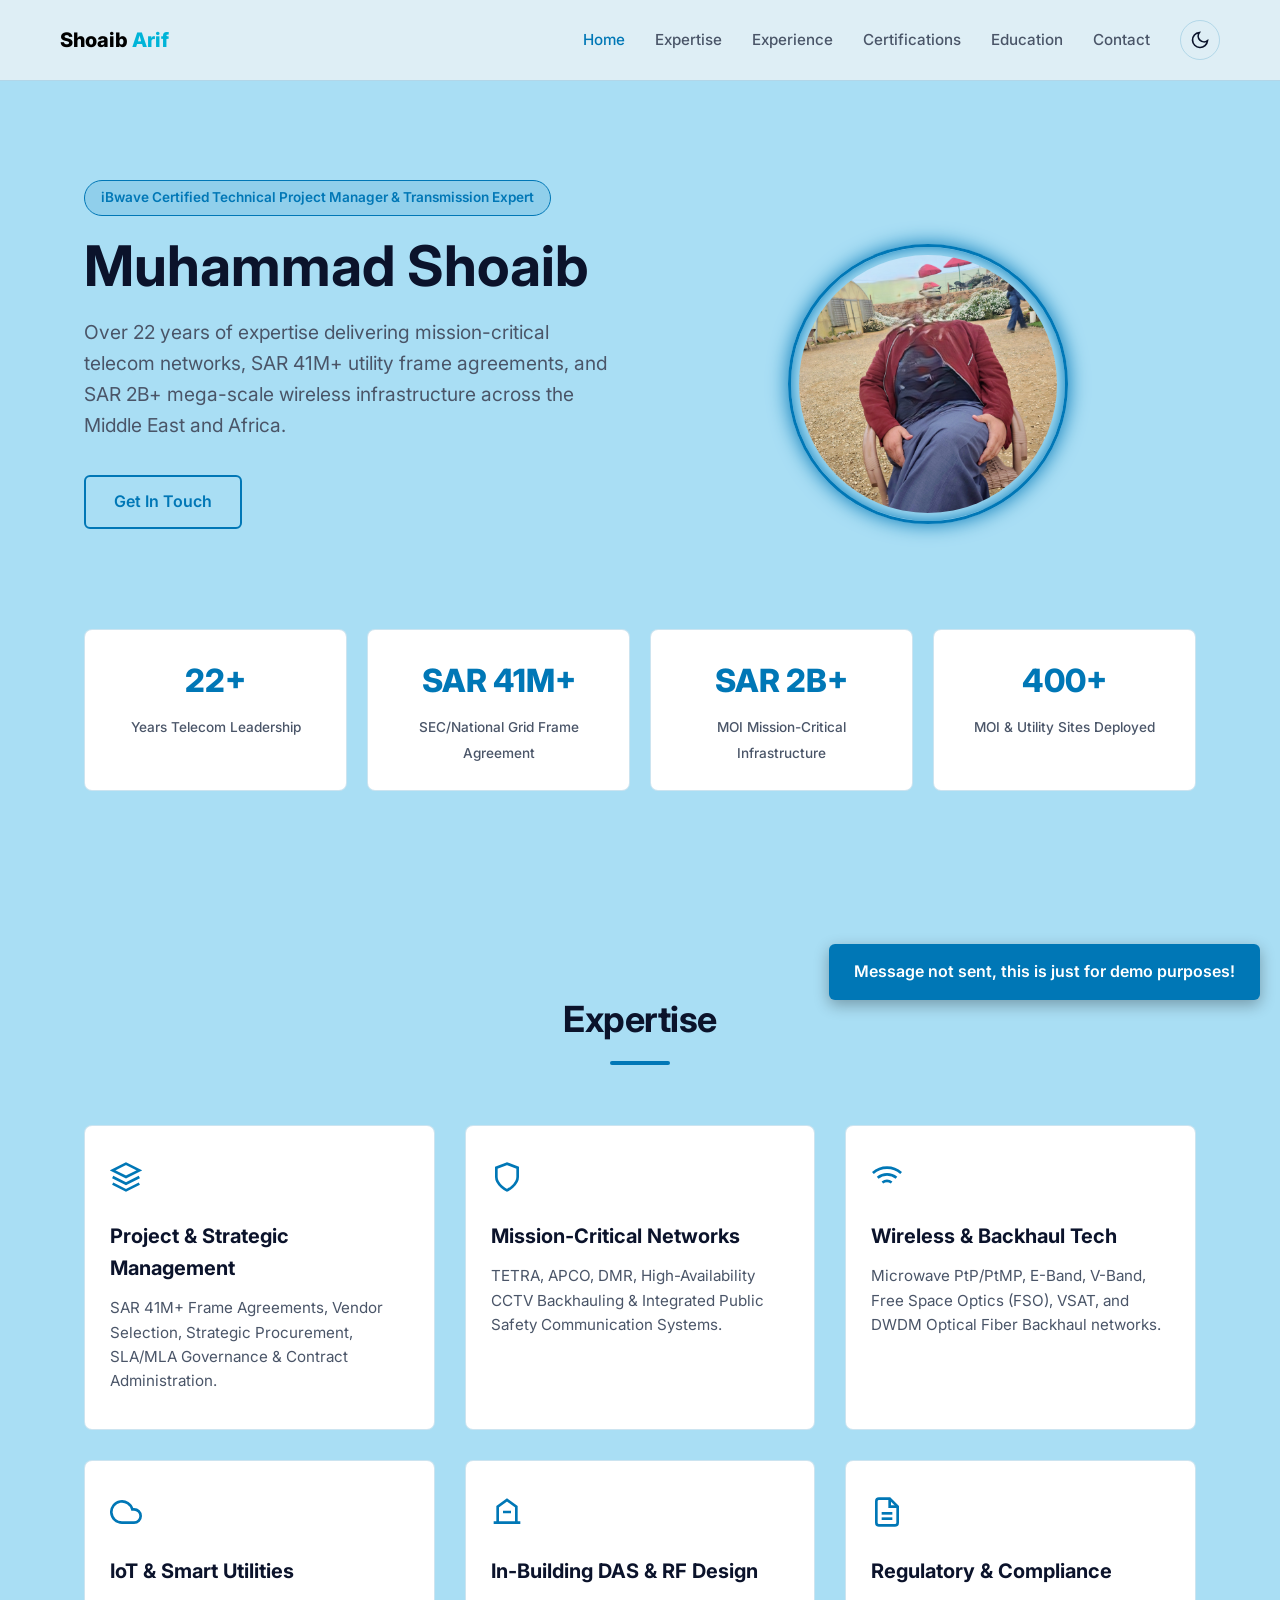
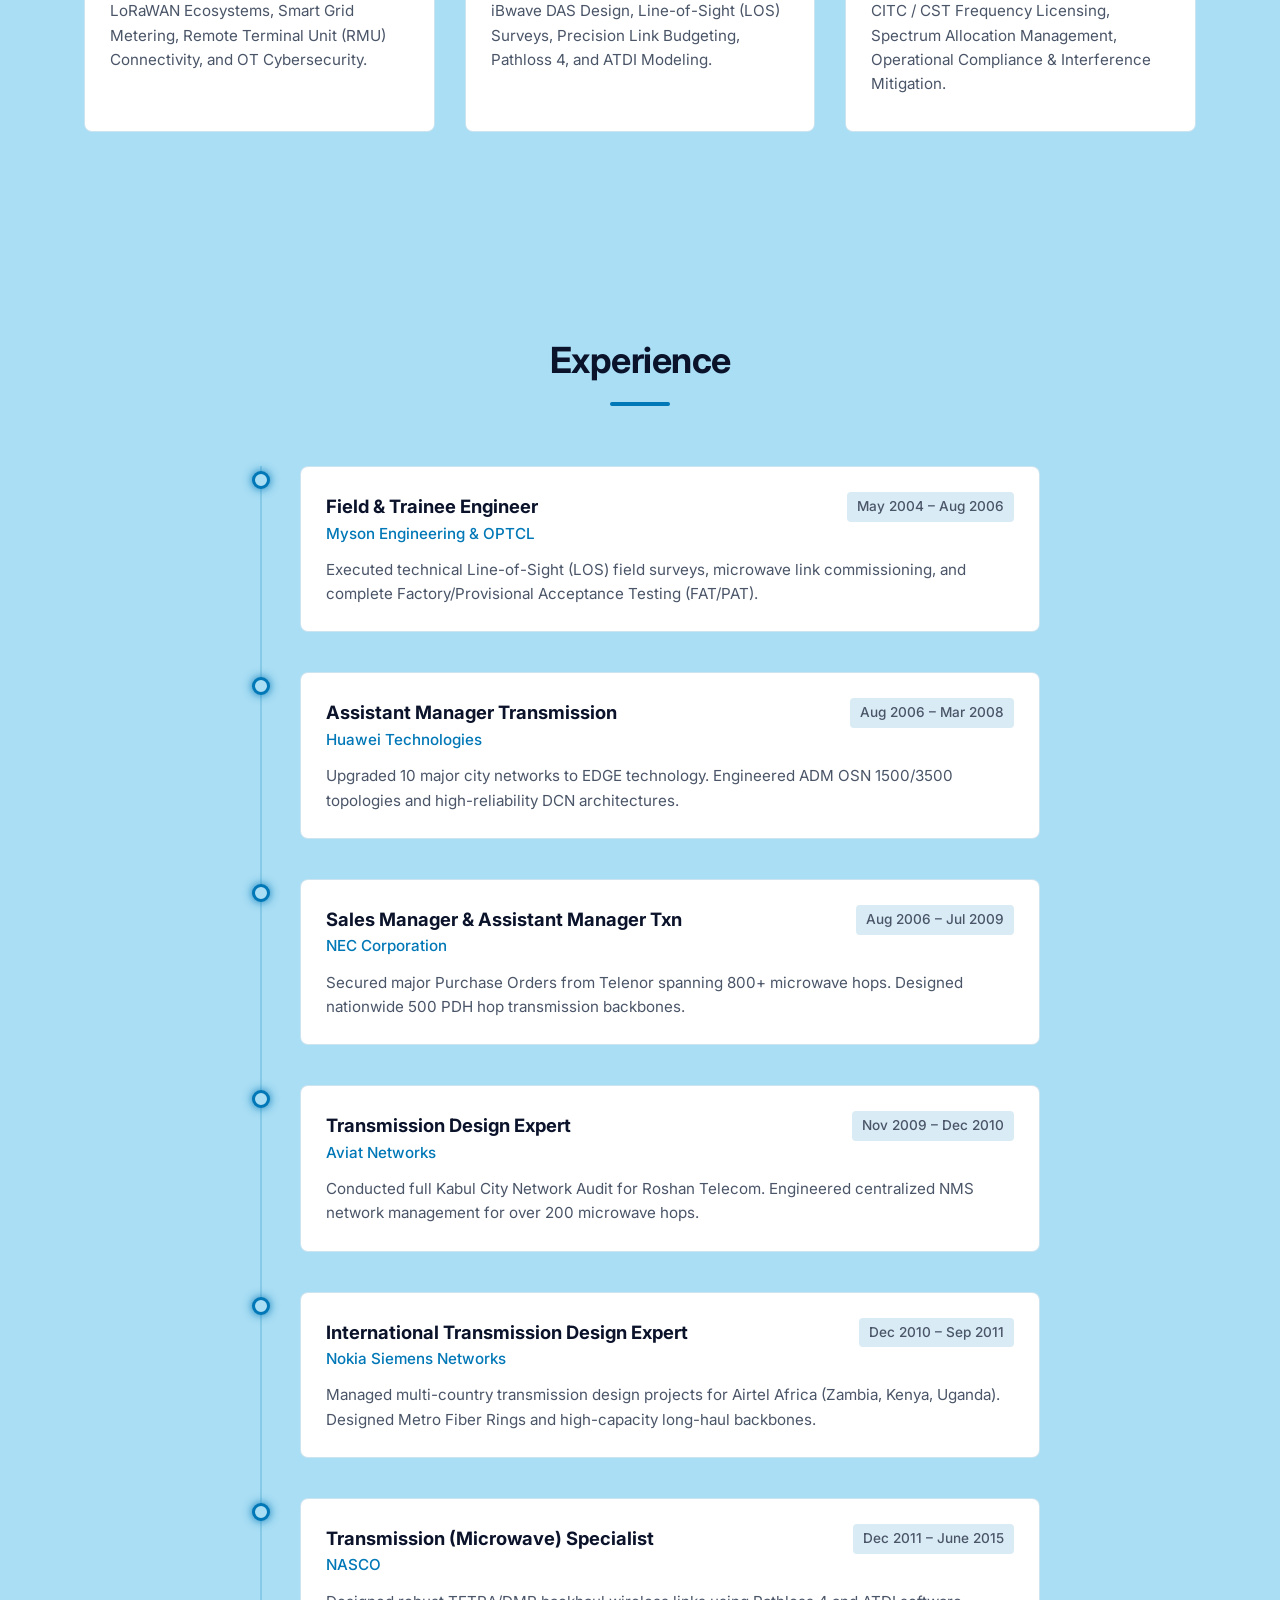
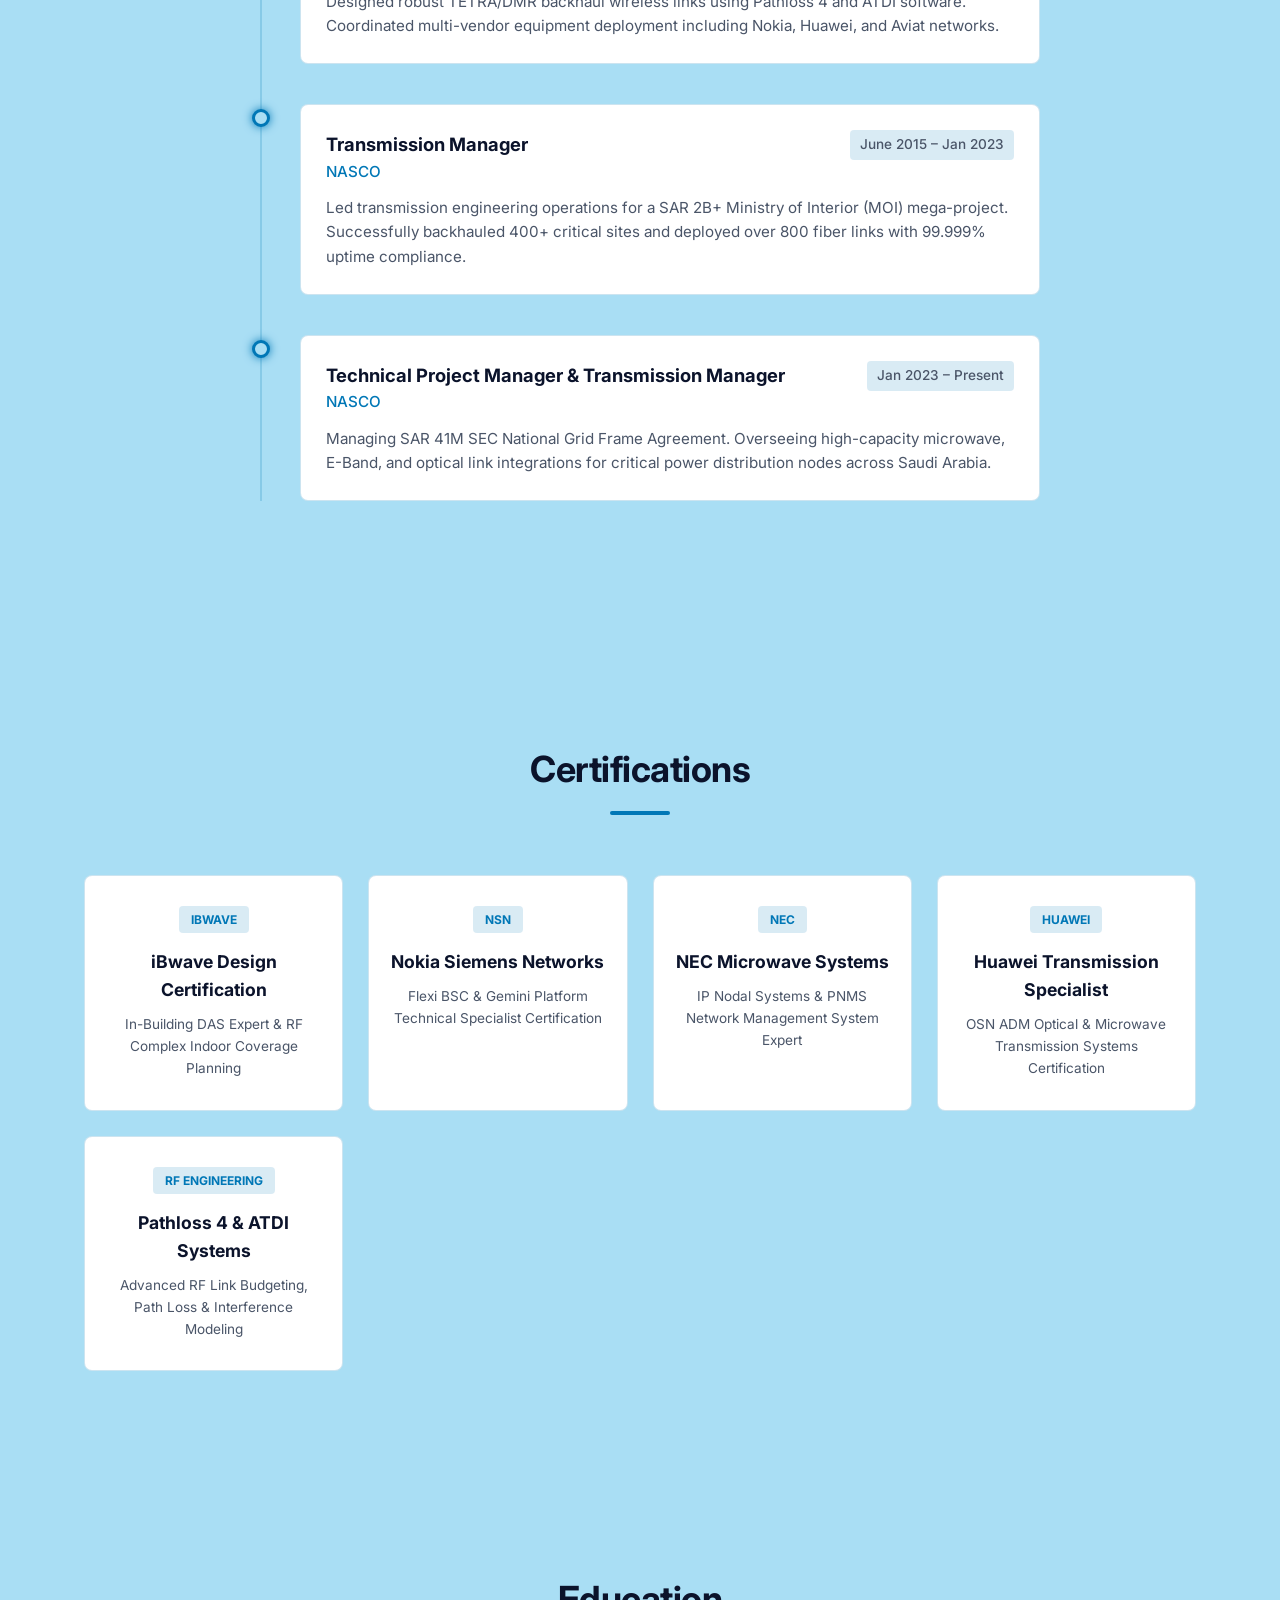
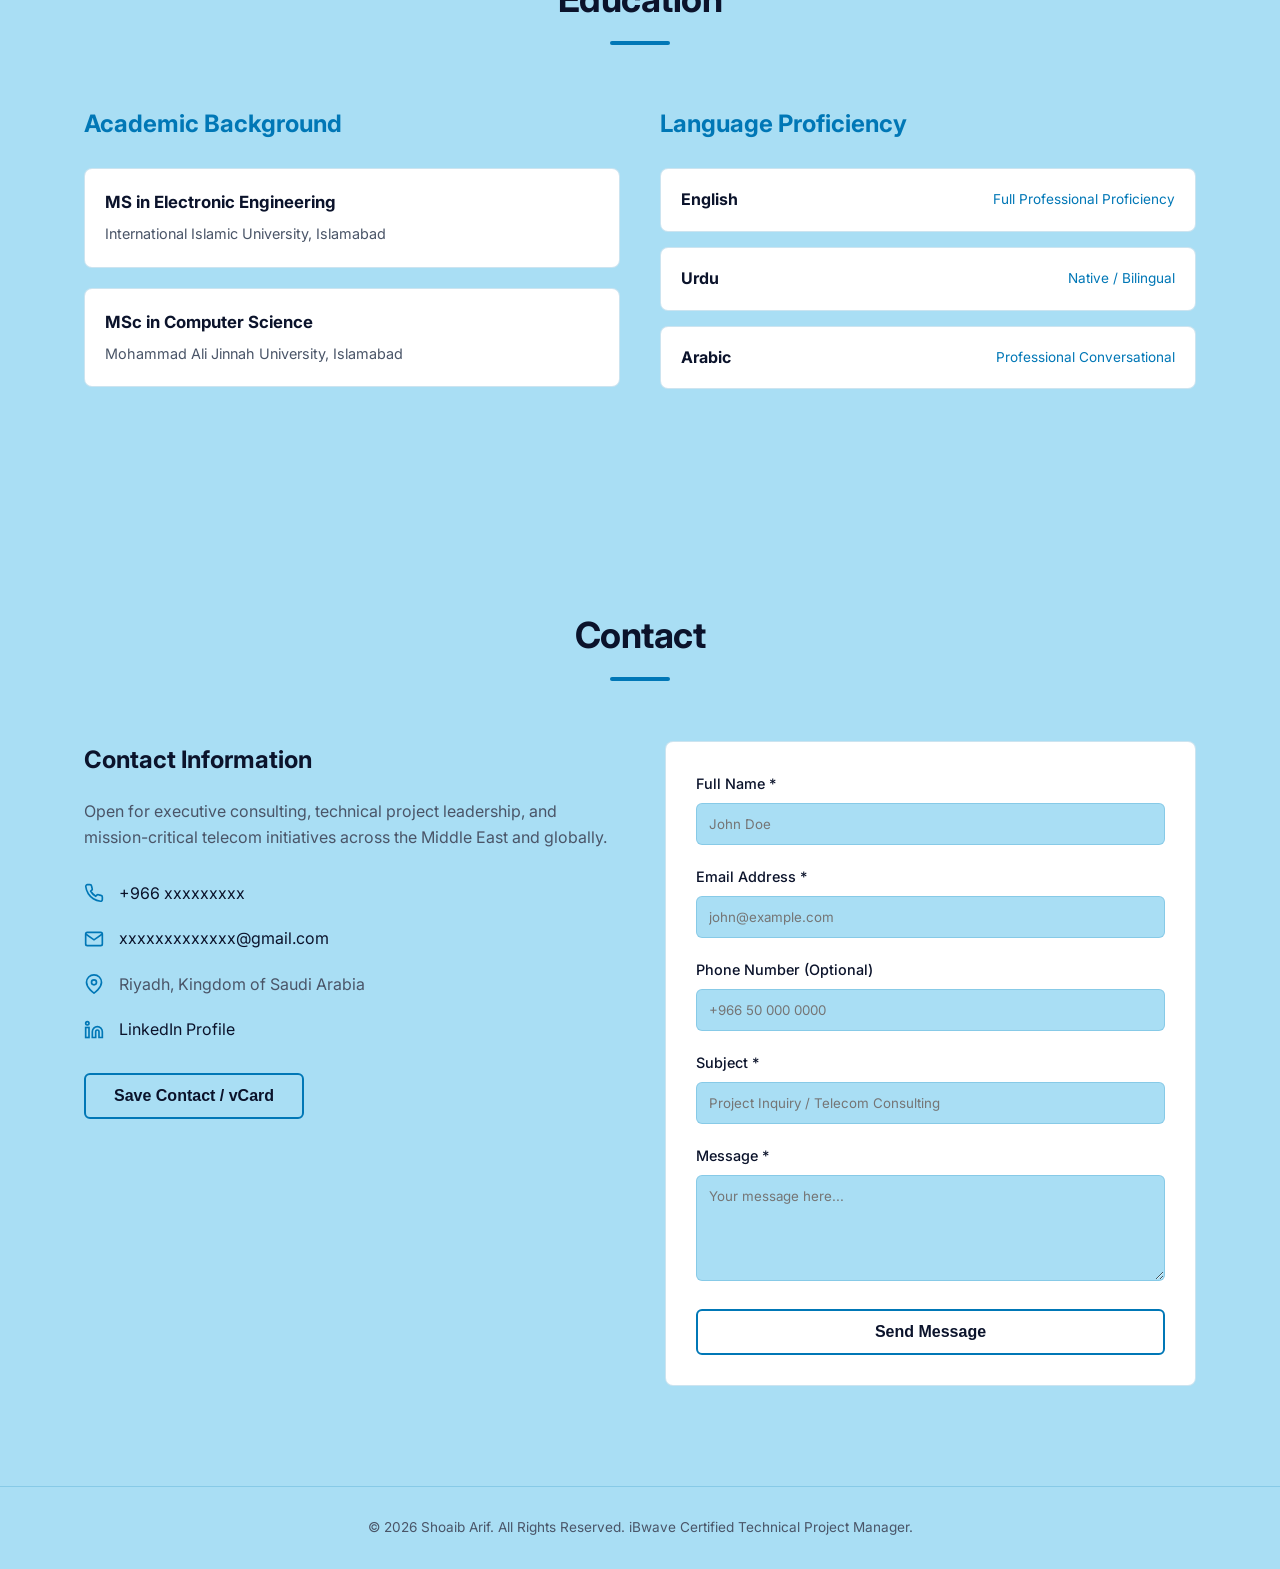
<file: Project_Shoaib_Arif/Project files/index.html>
<!DOCTYPE html>
<html lang="en" data-theme="dark">
<head>
    <meta charset="UTF-8">
    <meta name="viewport" content="width=device-width, initial-scale=1.0">
    <title>Shoaib Arif | iBwave Certified Technical Project Manager</title>
    <link rel="stylesheet" href="styles.css">
    <link rel="preconnect" href="https://fonts.googleapis.com">
    <link rel="preconnect" href="https://fonts.gstatic.com" crossorigin>
    <link href="https://fonts.googleapis.com/css2?family=Inter:wght@300;400;500;600;700;800&display=swap" rel="stylesheet">
</head>
<body>

    <header class="header">
        <nav class="nav-container">
            <a href="#home" class="logo">
                <span class="logo-name">
                    <span class="logo-shoaib">Shoaib</span>
                    <span class="logo-arif">Arif</span>
                </span>
            </a>

            <div class="nav-right-group">
                <ul class="nav-links">
                    <li><a href="#home" class="nav-link active">Home</a></li>
                    <li><a href="#expertise" class="nav-link">Expertise</a></li>
                    <li><a href="#experience" class="nav-link">Experience</a></li>
                    <li><a href="#certifications" class="nav-link">Certifications</a></li>
                    <li><a href="#education" class="nav-link">Education</a></li>
                    <li><a href="#contact" class="nav-link">Contact</a></li>
                </ul>

                <div class="nav-actions">
                    <button id="theme-toggle" class="theme-toggle" aria-label="Toggle Theme">
                        <svg class="sun-icon" viewBox="0 0 24 24" width="20" height="20" fill="none" stroke="currentColor" stroke-width="2"><circle cx="12" cy="12" r="5"></circle><path d="M12 1v2M12 21v2M4.22 4.22l1.42 1.42M18.36 18.36l1.42 1.42M1 12h2M21 12h2M4.22 19.78l1.42-1.42M18.36 5.64l1.42-1.42"></path></svg>
                        <svg class="moon-icon" viewBox="0 0 24 24" width="20" height="20" fill="none" stroke="currentColor" stroke-width="2"><path d="M21 12.79A9 9 0 1111.21 3 7 7 0 0021 12.79z"></path></svg>
                    </button>
                    <button class="hamburger" id="hamburger" aria-label="Toggle Navigation">
                        <span></span><span></span><span></span>
                    </button>
                </div>
            </div>
        </nav>
    </header>

    <div class="mobile-drawer" id="mobile-drawer">
        <ul class="mobile-nav-links">
            <li><a href="#home" class="mobile-link">Home</a></li>
            <li><a href="#expertise" class="mobile-link">Expertise</a></li>
            <li><a href="#experience" class="mobile-link">Experience</a></li>
            <li><a href="#certifications" class="mobile-link">Certifications</a></li>
            <li><a href="#education" class="mobile-link">Education</a></li>
            <li><a href="#contact" class="mobile-link">Contact</a></li>
        </ul>
    </div>

    <main>
        <section id="home" class="hero-section">
            <div class="container">
                <div class="hero-layout">
                    <div class="hero-content fade-in">
                        <span class="subtitle-badge">iBwave Certified Technical Project Manager & Transmission Expert</span>
                        <h1 class="hero-title">Muhammad Shoaib</h1>
                        <p class="hero-summary">
                            Over 22 years of expertise delivering mission-critical telecom networks, SAR 41M+ utility frame agreements, and SAR 2B+ mega-scale wireless infrastructure across the Middle East and Africa.
                        </p>
                        <div class="hero-cta">
                            <a href="#contact" class="btn btn-outline">Get In Touch</a>
                        </div>
                    </div>

                    <div class="hero-image-wrapper fade-in">
                        <div class="neon-ring">
                            <img src="IMG_20251025_172412232_HDR_AE.jpg" alt="Shoaib Arif" class="hero-img">
                        </div>
                    </div>
                </div>

                <div class="metrics-grid fade-in">
                    <div class="metric-card">
                        <span class="metric-number" data-target="22">22+</span>
                        <span class="metric-label">Years Telecom Leadership</span>
                    </div>
                    <div class="metric-card">
                        <span class="metric-number">SAR 41M+</span>
                        <span class="metric-label">SEC/National Grid Frame Agreement</span>
                    </div>
                    <div class="metric-card">
                        <span class="metric-number">SAR 2B+</span>
                        <span class="metric-label">MOI Mission-Critical Infrastructure</span>
                    </div>
                    <div class="metric-card">
                        <span class="metric-number" data-target="400">400+</span>
                        <span class="metric-label">MOI & Utility Sites Deployed</span>
                    </div>
                </div>
            </div>
        </section>

        <section id="expertise" class="section">
            <div class="container">
                <div class="section-header fade-in">
                    <h2 class="section-title">Expertise</h2>
                    <div class="title-bar"></div>
                </div>

                <div class="expertise-grid">
                    <div class="expertise-card fade-in">
                        <div class="card-icon">
                            <svg viewBox="0 0 24 24" width="32" height="32" fill="none" stroke="currentColor" stroke-width="2"><path d="M12 2L2 7l10 5 10-5-10-5zM2 17l10 5 10-5M2 12l10 5 10-5"></path></svg>
                        </div>
                        <h3>Project & Strategic Management</h3>
                        <p>SAR 41M+ Frame Agreements, Vendor Selection, Strategic Procurement, SLA/MLA Governance & Contract Administration.</p>
                    </div>

                    <div class="expertise-card fade-in">
                        <div class="card-icon">
                            <svg viewBox="0 0 24 24" width="32" height="32" fill="none" stroke="currentColor" stroke-width="2"><path d="M12 22s8-4 8-10V5l-8-3-8 3v7c0 6 8 10 8 10z"></path></svg>
                        </div>
                        <h3>Mission-Critical Networks</h3>
                        <p>TETRA, APCO, DMR, High-Availability CCTV Backhauling & Integrated Public Safety Communication Systems.</p>
                    </div>

                    <div class="expertise-card fade-in">
                        <div class="card-icon">
                            <svg viewBox="0 0 24 24" width="32" height="32" fill="none" stroke="currentColor" stroke-width="2"><path d="M5 12.55a11 11 0 0 1 14.08 0M1.42 9a16 16 0 0 1 21.16 0M8.53 16.11a6 6 0 0 1 6.95 0M12 20h.01"></path></svg>
                        </div>
                        <h3>Wireless & Backhaul Tech</h3>
                        <p>Microwave PtP/PtMP, E-Band, V-Band, Free Space Optics (FSO), VSAT, and DWDM Optical Fiber Backhaul networks.</p>
                    </div>

                    <div class="expertise-card fade-in">
                        <div class="card-icon">
                            <svg viewBox="0 0 24 24" width="32" height="32" fill="none" stroke="currentColor" stroke-width="2"><path d="M18 10h-1.26A8 8 0 1 0 9 20h9a5 5 0 0 0 0-10z"></path></svg>
                        </div>
                        <h3>IoT & Smart Utilities</h3>
                        <p>LoRaWAN Ecosystems, Smart Grid Metering, Remote Terminal Unit (RMU) Connectivity, and OT Cybersecurity.</p>
                    </div>

                    <div class="expertise-card fade-in">
                        <div class="card-icon">
                            <svg viewBox="0 0 24 24" width="32" height="32" fill="none" stroke="currentColor" stroke-width="2"><path d="M2 20h20M5 20V8l7-5 7 5v12M9 12h6"></path></svg>
                        </div>
                        <h3>In-Building DAS & RF Design</h3>
                        <p>iBwave DAS Design, Line-of-Sight (LOS) Surveys, Precision Link Budgeting, Pathloss 4, and ATDI Modeling.</p>
                    </div>

                    <div class="expertise-card fade-in">
                        <div class="card-icon">
                            <svg viewBox="0 0 24 24" width="32" height="32" fill="none" stroke="currentColor" stroke-width="2"><path d="M14 2H6a2 2 0 0 0-2 2v16a2 2 0 0 0 2 2h12a2 2 0 0 0 2-2V8z"></path><polyline points="14 2 14 8 20 8"></polyline><line x1="16" y1="13" x2="8" y2="13"></line><line x1="16" y1="17" x2="8" y2="17"></line></svg>
                        </div>
                        <h3>Regulatory & Compliance</h3>
                        <p>CITC / CST Frequency Licensing, Spectrum Allocation Management, Operational Compliance & Interference Mitigation.</p>
                    </div>
                </div>
            </div>
        </section>

        <section id="experience" class="section">
            <div class="container">
                <div class="section-header fade-in">
                    <h2 class="section-title">Experience</h2>
                    <div class="title-bar"></div>
                </div>

                <div class="timeline">
                    <div class="timeline-item fade-in">
                        <div class="timeline-marker"></div>
                        <div class="timeline-content">
                            <div class="timeline-header">
                                <div>
                                    <h3 class="role-title">Field & Trainee Engineer</h3>
                                    <h4 class="company-name">Myson Engineering & OPTCL</h4>
                                </div>
                                <span class="timeline-date">May 2004 – Aug 2006</span>
                            </div>
                            <div class="timeline-body">
                                <p>Executed technical Line-of-Sight (LOS) field surveys, microwave link commissioning, and complete Factory/Provisional Acceptance Testing (FAT/PAT).</p>
                            </div>
                        </div>
                    </div>

                    <div class="timeline-item fade-in">
                        <div class="timeline-marker"></div>
                        <div class="timeline-content">
                            <div class="timeline-header">
                                <div>
                                    <h3 class="role-title">Assistant Manager Transmission</h3>
                                    <h4 class="company-name">Huawei Technologies</h4>
                                </div>
                                <span class="timeline-date">Aug 2006 – Mar 2008</span>
                            </div>
                            <div class="timeline-body">
                                <p>Upgraded 10 major city networks to EDGE technology. Engineered ADM OSN 1500/3500 topologies and high-reliability DCN architectures.</p>
                            </div>
                        </div>
                    </div>

                    <div class="timeline-item fade-in">
                        <div class="timeline-marker"></div>
                        <div class="timeline-content">
                            <div class="timeline-header">
                                <div>
                                    <h3 class="role-title">Sales Manager & Assistant Manager Txn</h3>
                                    <h4 class="company-name">NEC Corporation</h4>
                                </div>
                                <span class="timeline-date">Aug 2006 – Jul 2009</span>
                            </div>
                            <div class="timeline-body">
                                <p>Secured major Purchase Orders from Telenor spanning 800+ microwave hops. Designed nationwide 500 PDH hop transmission backbones.</p>
                            </div>
                        </div>
                    </div>

                    <div class="timeline-item fade-in">
                        <div class="timeline-marker"></div>
                        <div class="timeline-content">
                            <div class="timeline-header">
                                <div>
                                    <h3 class="role-title">Transmission Design Expert</h3>
                                    <h4 class="company-name">Aviat Networks</h4>
                                </div>
                                <span class="timeline-date">Nov 2009 – Dec 2010</span>
                            </div>
                            <div class="timeline-body">
                                <p>Conducted full Kabul City Network Audit for Roshan Telecom. Engineered centralized NMS network management for over 200 microwave hops.</p>
                            </div>
                        </div>
                    </div>

                    <div class="timeline-item fade-in">
                        <div class="timeline-marker"></div>
                        <div class="timeline-content">
                            <div class="timeline-header">
                                <div>
                                    <h3 class="role-title">International Transmission Design Expert</h3>
                                    <h4 class="company-name">Nokia Siemens Networks</h4>
                                </div>
                                <span class="timeline-date">Dec 2010 – Sep 2011</span>
                            </div>
                            <div class="timeline-body">
                                <p>Managed multi-country transmission design projects for Airtel Africa (Zambia, Kenya, Uganda). Designed Metro Fiber Rings and high-capacity long-haul backbones.</p>
                            </div>
                        </div>
                    </div>

                    <div class="timeline-item fade-in">
                        <div class="timeline-marker"></div>
                        <div class="timeline-content">
                            <div class="timeline-header">
                                <div>
                                    <h3 class="role-title">Transmission (Microwave) Specialist</h3>
                                    <h4 class="company-name">NASCO</h4>
                                </div>
                                <span class="timeline-date">Dec 2011 – June 2015</span>
                            </div>
                            <div class="timeline-body">
                                <p>Designed robust TETRA/DMR backhaul wireless links using Pathloss 4 and ATDI software. Coordinated multi-vendor equipment deployment including Nokia, Huawei, and Aviat networks.</p>
                            </div>
                        </div>
                    </div>

                    <div class="timeline-item fade-in">
                        <div class="timeline-marker"></div>
                        <div class="timeline-content">
                            <div class="timeline-header">
                                <div>
                                    <h3 class="role-title">Transmission Manager</h3>
                                    <h4 class="company-name">NASCO</h4>
                                </div>
                                <span class="timeline-date">June 2015 – Jan 2023</span>
                            </div>
                            <div class="timeline-body">
                                <p>Led transmission engineering operations for a SAR 2B+ Ministry of Interior (MOI) mega-project. Successfully backhauled 400+ critical sites and deployed over 800 fiber links with 99.999% uptime compliance.</p>
                            </div>
                        </div>
                    </div>

                    <div class="timeline-item fade-in">
                        <div class="timeline-marker"></div>
                        <div class="timeline-content">
                            <div class="timeline-header">
                                <div>
                                    <h3 class="role-title">Technical Project Manager & Transmission Manager</h3>
                                    <h4 class="company-name">NASCO</h4>
                                </div>
                                <span class="timeline-date">Jan 2023 – Present</span>
                            </div>
                            <div class="timeline-body">
                                <p>Managing SAR 41M SEC National Grid Frame Agreement. Overseeing high-capacity microwave, E-Band, and optical link integrations for critical power distribution nodes across Saudi Arabia.</p>
                            </div>
                        </div>
                    </div>
                </div>
            </div>
        </section>

        <section id="certifications" class="section">
            <div class="container">
                <div class="section-header fade-in">
                    <h2 class="section-title">Certifications</h2>
                    <div class="title-bar"></div>
                </div>

                <div class="certifications-grid">
                    <div class="cert-card fade-in">
                        <div class="cert-badge">iBwave</div>
                        <h3>iBwave Design Certification</h3>
                        <p>In-Building DAS Expert & RF Complex Indoor Coverage Planning</p>
                    </div>

                    <div class="cert-card fade-in">
                        <div class="cert-badge">NSN</div>
                        <h3>Nokia Siemens Networks</h3>
                        <p>Flexi BSC & Gemini Platform Technical Specialist Certification</p>
                    </div>

                    <div class="cert-card fade-in">
                        <div class="cert-badge">NEC</div>
                        <h3>NEC Microwave Systems</h3>
                        <p>IP Nodal Systems & PNMS Network Management System Expert</p>
                    </div>

                    <div class="cert-card fade-in">
                        <div class="cert-badge">Huawei</div>
                        <h3>Huawei Transmission Specialist</h3>
                        <p>OSN ADM Optical & Microwave Transmission Systems Certification</p>
                    </div>

                    <div class="cert-card fade-in">
                        <div class="cert-badge">RF Engineering</div>
                        <h3>Pathloss 4 & ATDI Systems</h3>
                        <p>Advanced RF Link Budgeting, Path Loss & Interference Modeling</p>
                    </div>
                </div>
            </div>
        </section>

        <section id="education" class="section">
            <div class="container">
                <div class="section-header fade-in">
                    <h2 class="section-title">Education</h2>
                    <div class="title-bar"></div>
                </div>

                <div class="edu-lang-wrapper">
                    <div class="education-column">
                        <h3 class="column-title">Academic Background</h3>
                        <div class="edu-card fade-in">
                            <span class="edu-degree">MS in Electronic Engineering</span>
                            <span class="edu-school">International Islamic University, Islamabad</span>
                        </div>
                        <div class="edu-card fade-in">
                            <span class="edu-degree">MSc in Computer Science</span>
                            <span class="edu-school">Mohammad Ali Jinnah University, Islamabad</span>
                        </div>
                    </div>

                    <div class="languages-column">
                        <h3 class="column-title">Language Proficiency</h3>
                        <div class="lang-grid">
                            <div class="lang-card fade-in">
                                <span class="lang-name">English</span>
                                <span class="lang-level">Full Professional Proficiency</span>
                            </div>
                            <div class="lang-card fade-in">
                                <span class="lang-name">Urdu</span>
                                <span class="lang-level">Native / Bilingual</span>
                            </div>
                            <div class="lang-card fade-in">
                                <span class="lang-name">Arabic</span>
                                <span class="lang-level">Professional Conversational</span>
                            </div>
                        </div>
                    </div>
                </div>
            </div>
        </section>

        <section id="contact" class="section">
            <div class="container">
                <div class="section-header fade-in">
                    <h2 class="section-title">Contact</h2>
                    <div class="title-bar"></div>
                </div>

                <div class="contact-grid">
                    <div class="contact-info fade-in">
                        <h3>Contact Information</h3>
                        <p>Open for executive consulting, technical project leadership, and mission-critical telecom initiatives across the Middle East and globally.</p>

                        <div class="contact-detail-item">
                            <svg viewBox="0 0 24 24" width="20" height="20" fill="none" stroke="currentColor" stroke-width="2"><path d="M22 16.92v3a2 2 0 0 1-2.18 2 19.79 19.79 0 0 1-8.63-3.07 19.5 19.5 0 0 1-6-6 19.79 19.79 0 0 1-3.07-8.67A2 2 0 0 1 4.11 2h3a2 2 0 0 1 2 1.72 12.84 12.84 0 0 0 .7 2.81 2 2 0 0 1-.45 2.11L8.09 9.91a16 16 0 0 0 6 6l1.27-1.27a2 2 0 0 1 2.11-.45 12.84 12.84 0 0 0 2.81.7A2 2 0 0 1 22 16.92z"></path></svg>
                            <a href="tel:+966 xxxxxxxxx">+966 xxxxxxxxx</a>
                        </div>

                        <div class="contact-detail-item">
                            <svg viewBox="0 0 24 24" width="20" height="20" fill="none" stroke="currentColor" stroke-width="2"><path d="M4 4h16c1.1 0 2 .9 2 2v12c0 1.1-.9 2-2 2H4c-1.1 0-2-.9-2-2V6c0-1.1.9-2 2-2z"></path><polyline points="22,6 12,13 2,6"></polyline></svg>
                            <a href="mailto:xxxxxxxxxxxxxcom">xxxxxxxxxxxxx@gmail.com</a>
                        </div>

                        <div class="contact-detail-item">
                            <svg viewBox="0 0 24 24" width="20" height="20" fill="none" stroke="currentColor" stroke-width="2"><path d="M21 10c0 7-9 13-9 13s-9-6-9-13a9 9 0 0 1 18 0z"></path><circle cx="12" cy="10" r="3"></circle></svg>
                            <span>Riyadh, Kingdom of Saudi Arabia</span>
                        </div>

                        <div class="contact-detail-item">
                            <svg viewBox="0 0 24 24" width="20" height="20" fill="none" stroke="currentColor" stroke-width="2"><path d="M16 8a6 6 0 0 1 6 6v7h-4v-7a2 2 0 0 0-2-2 2 2 0 0 0-2 2v7h-4v-7a6 6 0 0 1 6-6z"></path><rect x="2" y="9" width="4" height="12"></rect><circle cx="4" cy="4" r="2"></circle></svg>
                            <a href="https://linkedin.com" target="_blank" rel="noopener">LinkedIn Profile</a>
                        </div>

                        <button id="download-vcard" class="btn btn-primary vcard-btn">Save Contact / vCard</button>
                    </div>

                    <div class="contact-form-wrapper fade-in">
                        <form id="contact-form" novalidate>
                            <div class="form-group">
                                <label for="name">Full Name *</label>
                                <input type="text" id="name" name="name" required placeholder="John Doe">
                                <span class="error-msg">Please enter a valid name (letters and spaces only)</span>
                            </div>

                            <div class="form-group">
                                <label for="email">Email Address *</label>
                                <input type="email" id="email" name="email" required placeholder="john@example.com">
                                <span class="error-msg">Please enter a valid email address with an '@'</span>
                            </div>

                            <div class="form-group">
                                <label for="phone">Phone Number (Optional)</label>
                                <input type="tel" id="phone" name="phone" placeholder="+966 50 000 0000">
                                <span class="error-msg">Numbers only (letters and special characters not allowed)</span>
                            </div>

                            <div class="form-group">
                                <label for="subject">Subject *</label>
                                <input type="text" id="subject" name="subject" required placeholder="Project Inquiry / Telecom Consulting">
                                <span class="error-msg">Please enter a subject</span>
                            </div>

                            <div class="form-group">
                                <label for="message">Message *</label>
                                <textarea id="message" name="message" rows="5" required placeholder="Your message here..."></textarea>
                                <span class="error-msg">Please enter your message</span>
                            </div>

                            <button type="submit" class="btn btn-primary submit-btn">Send Message</button>
                        </form>
                    </div>
                </div>
            </div>
        </section>
    </main>

    <footer class="footer">
        <div class="container">
            <p>&copy; 2026 Shoaib Arif. All Rights Reserved. iBwave Certified Technical Project Manager.</p>
        </div>
    </footer>

    <div id="toast" class="toast">Message not sent, this is just for demo purposes!</div>

    <script src="script.js"></script>
</body>
</html>
</file>
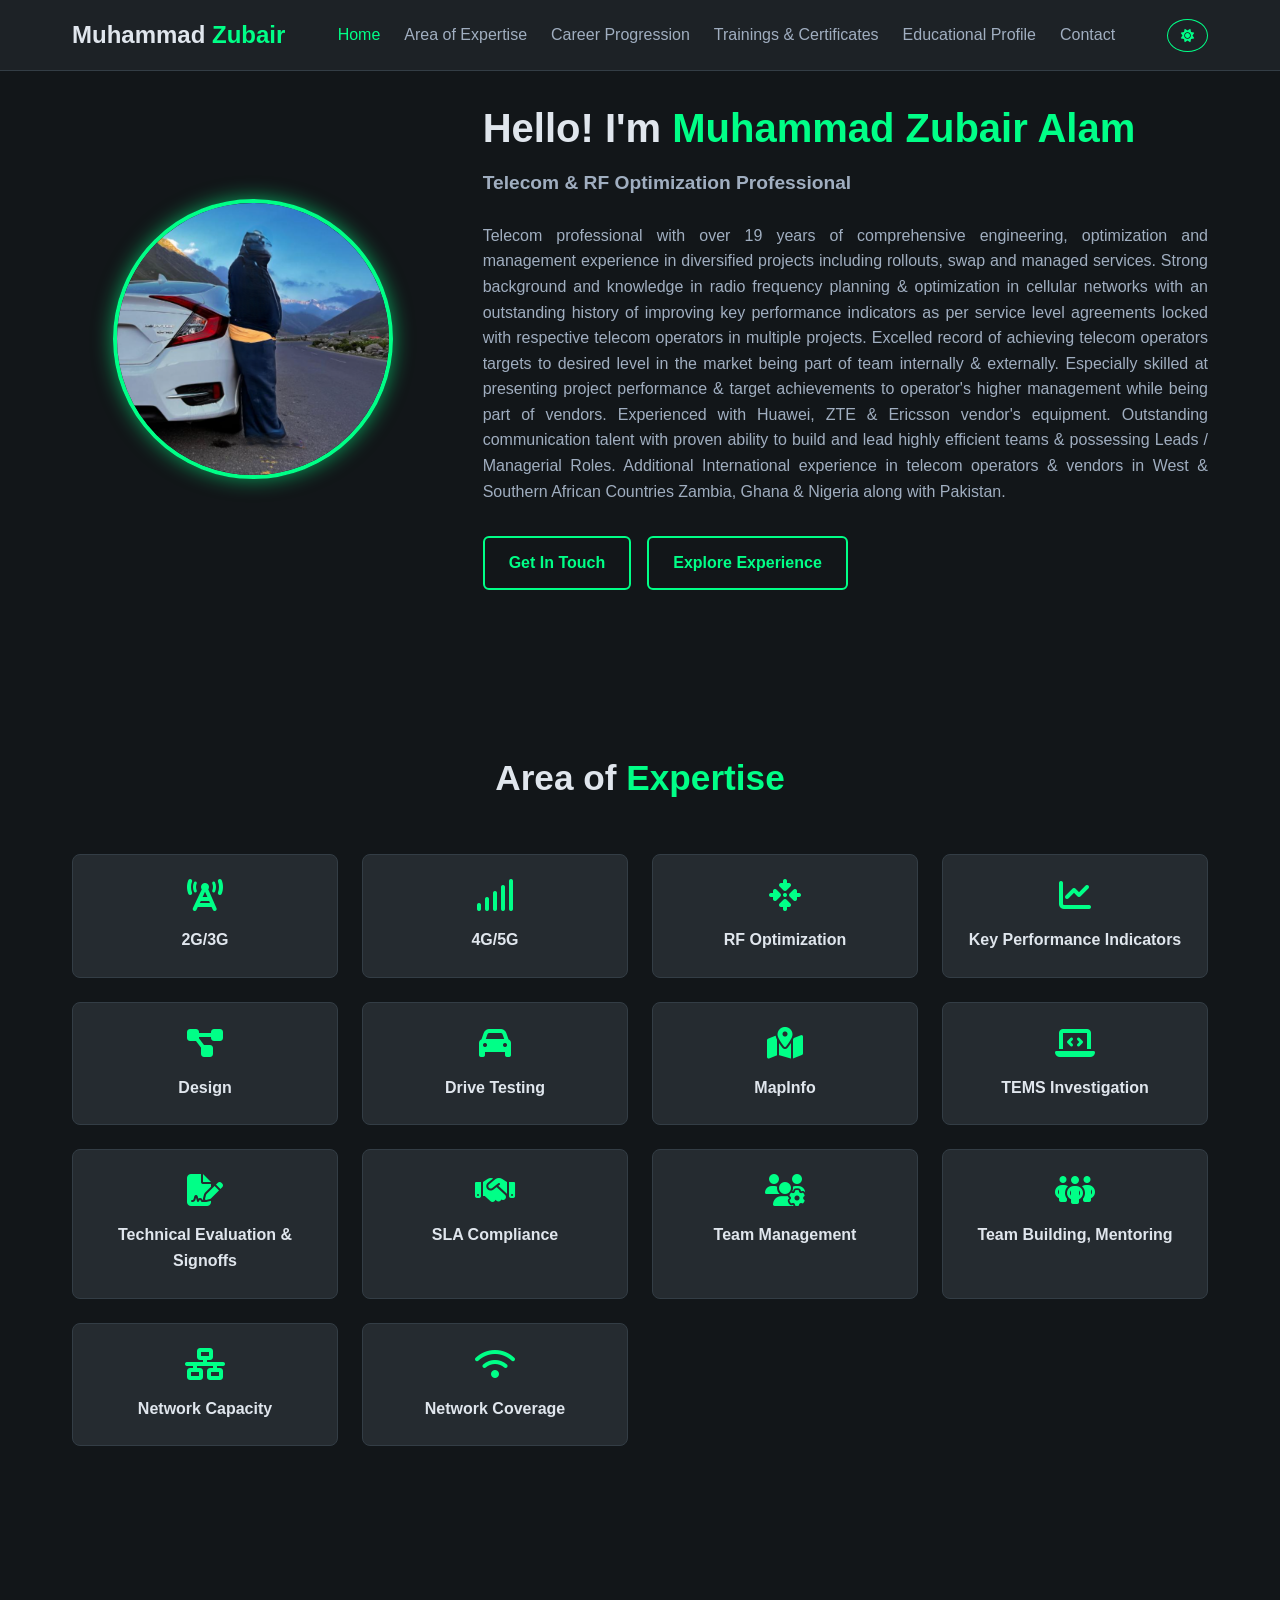
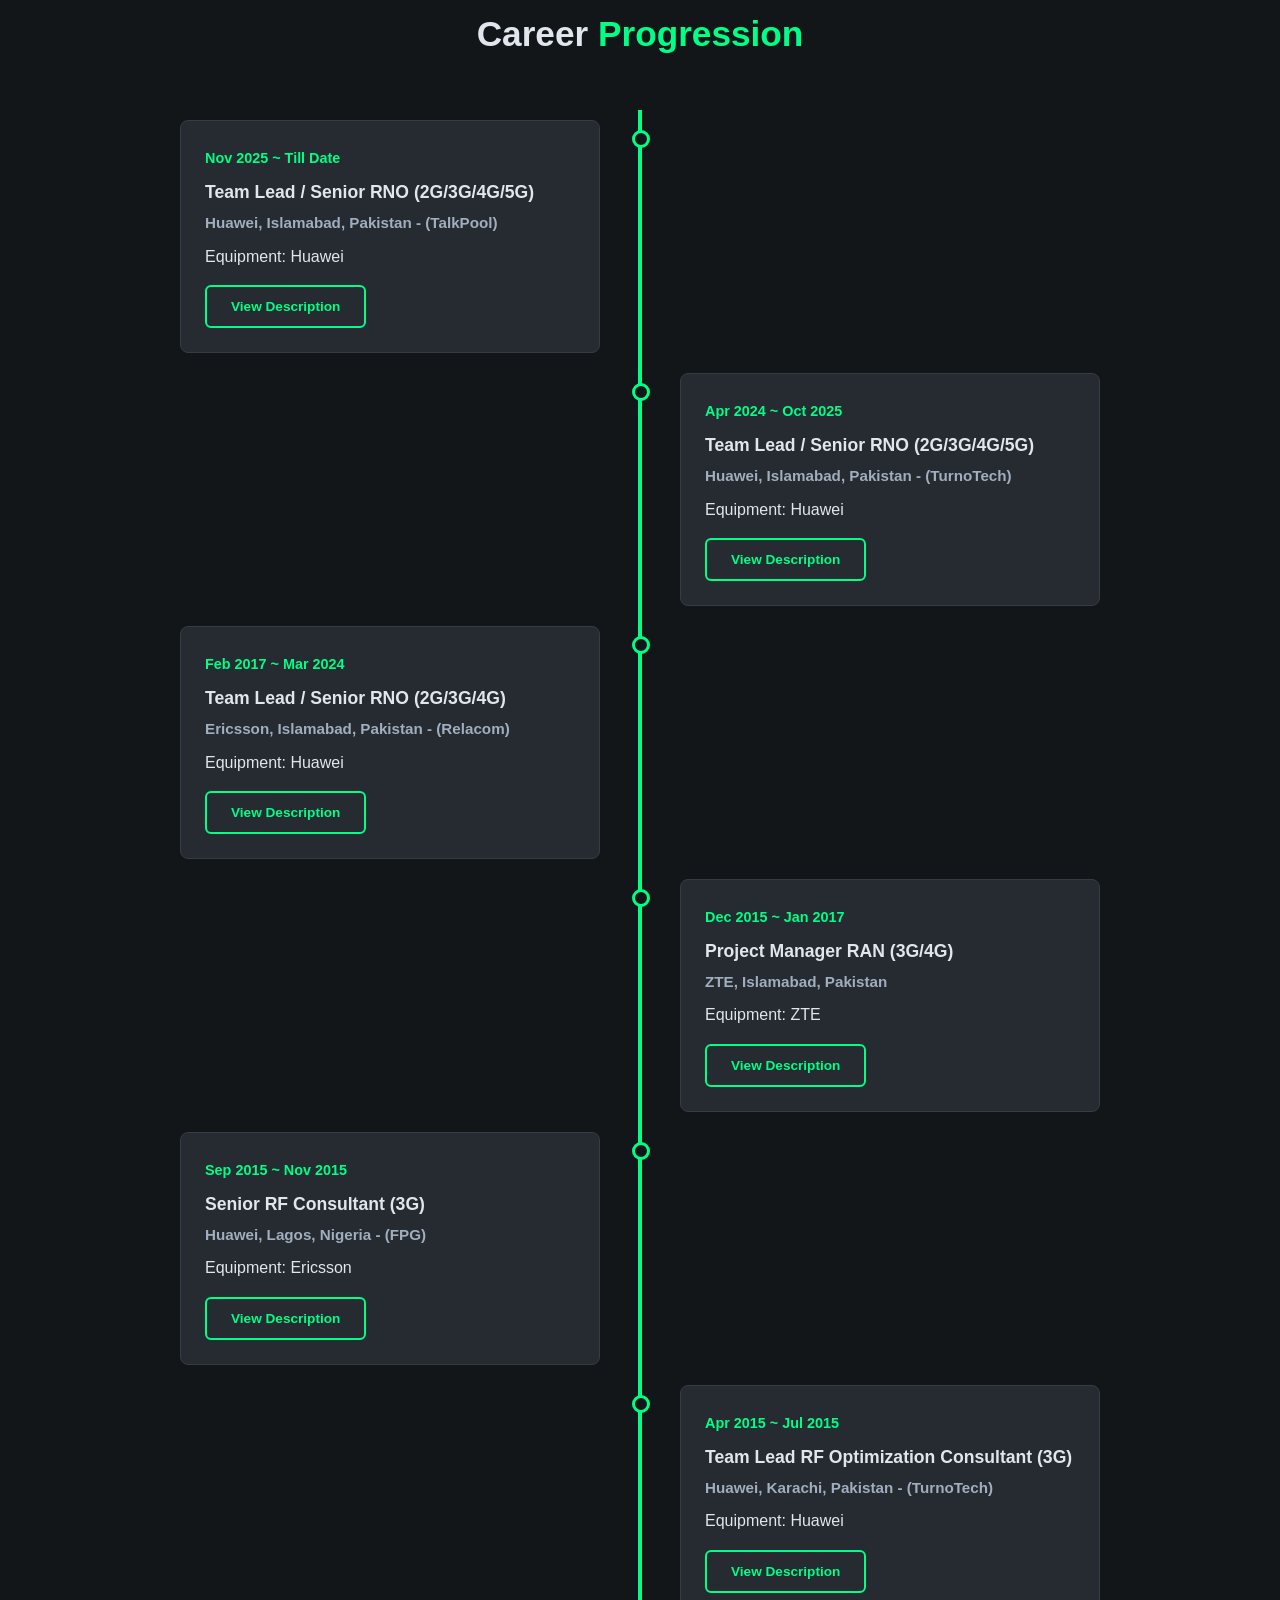
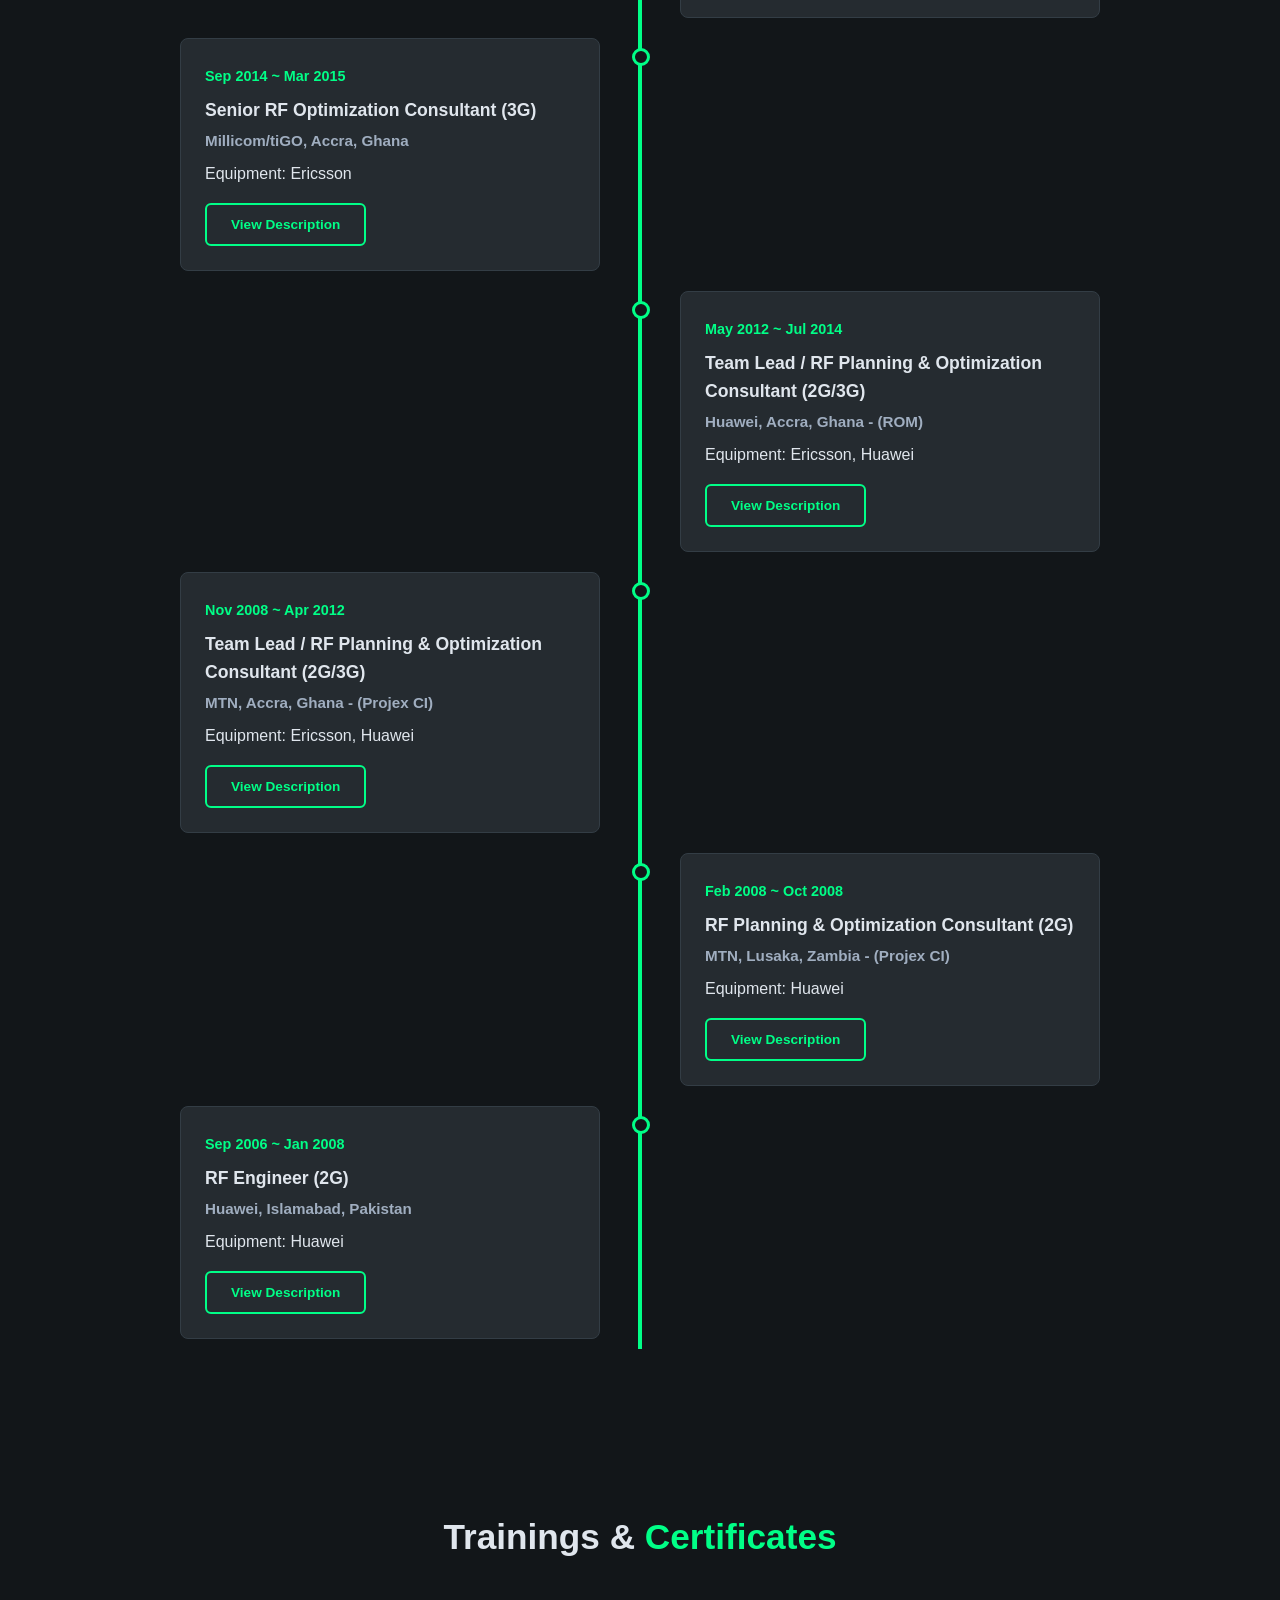
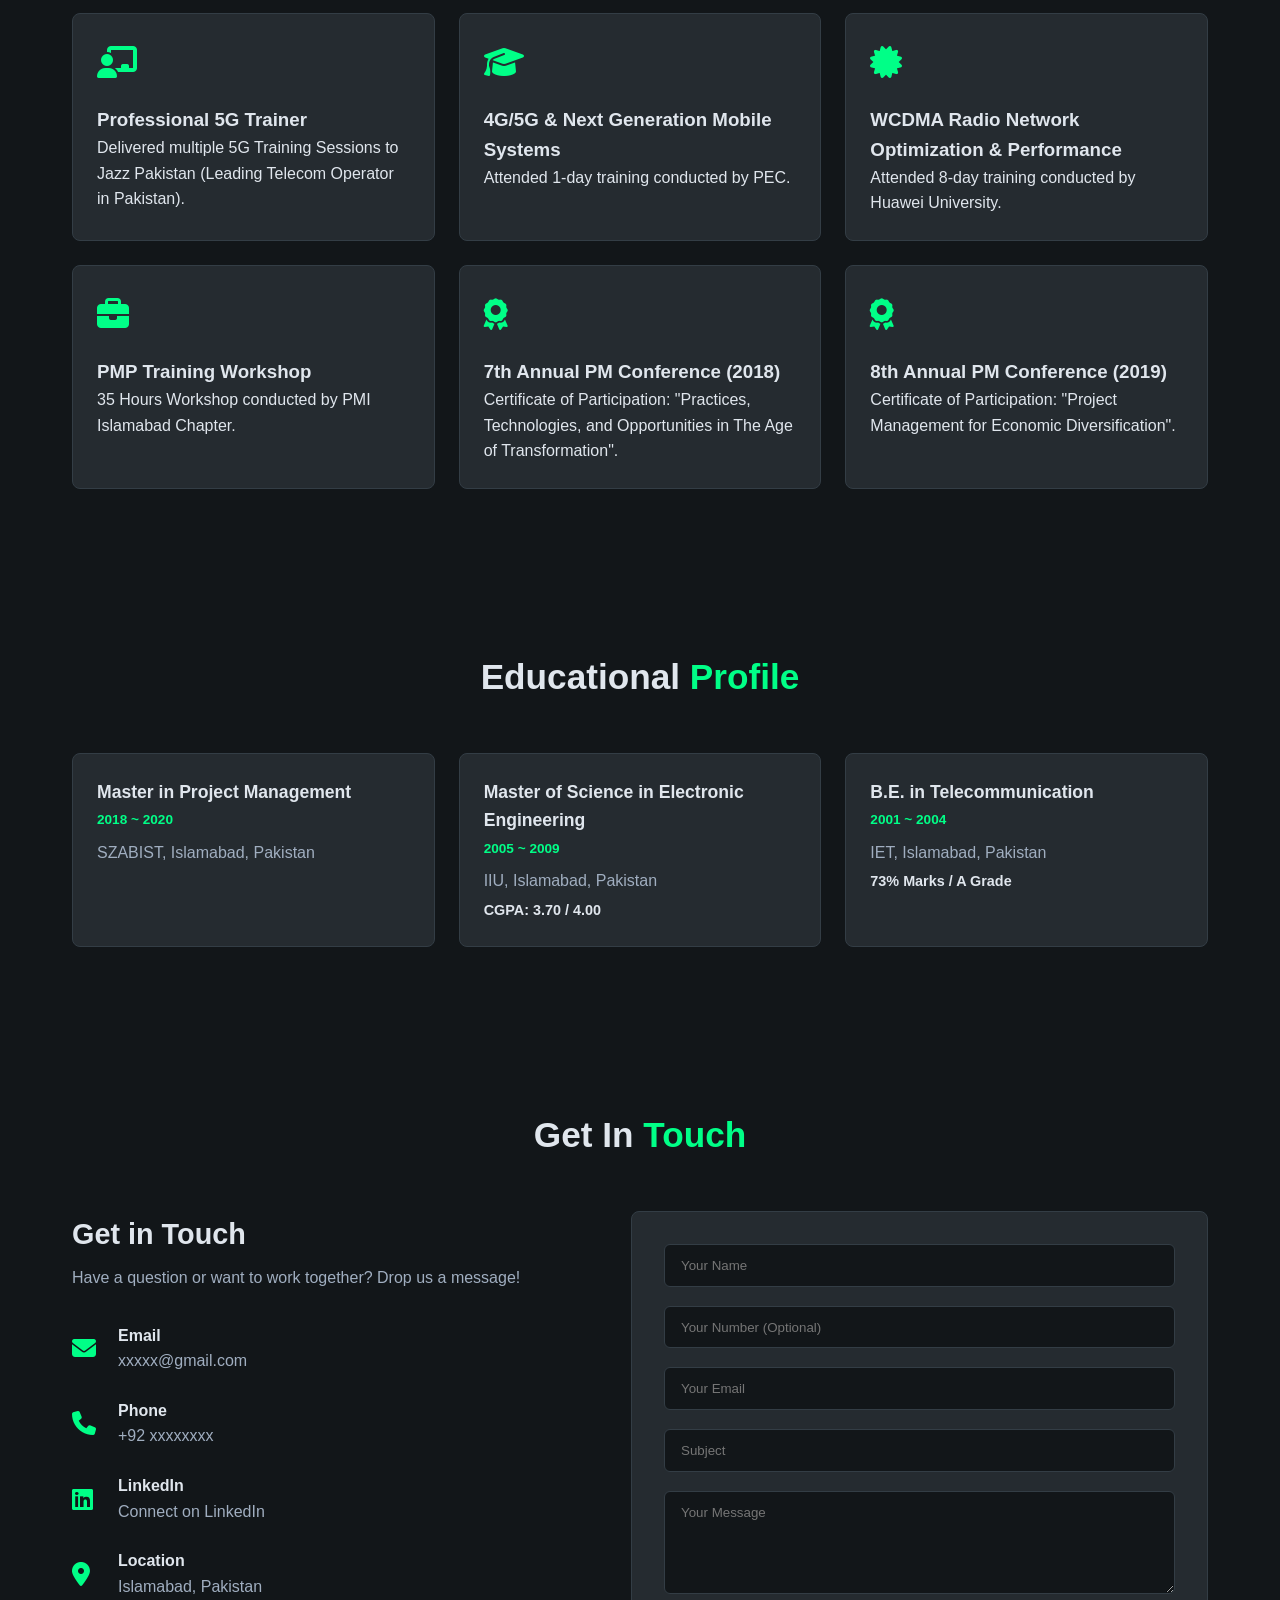
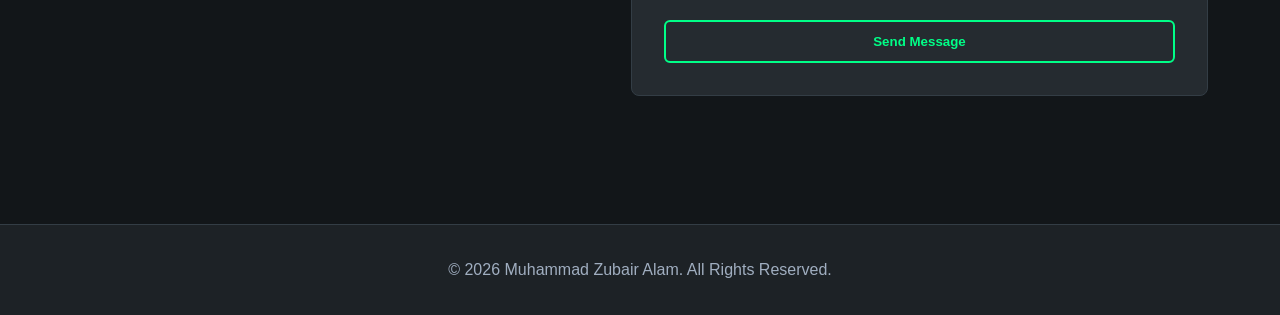
<file: Project_Zubair_Alam/Project files/Index.html>
<!DOCTYPE html>
<html lang="en">
<head>
    <meta charset="UTF-8">
    <meta name="viewport" content="width=device-width, initial-scale=1.0">
    <title>Muhammad Zubair | Telecom Professional</title>
    <link rel="stylesheet" href="styles.css">
    <!-- FontAwesome for Icons -->
    <link rel="stylesheet" href="https://cdnjs.cloudflare.com/ajax/libs/font-awesome/6.4.0/css/all.min.css">
</head>
<body class="dark-mode">

    <!-- Header & Navigation -->
    <header>
        <nav class="navbar">
            <div class="logo">
                <a href="#home">Muhammad <span>Zubair</span></a>
            </div>
            <ul class="nav-links" id="nav-links">
                <li><a href="#home" class="active">Home</a></li>
                <li><a href="#expertise">Area of Expertise</a></li>
                <li><a href="#career">Career Progression</a></li>
                <li><a href="#certifications">Trainings & Certificates</a></li>
                <li><a href="#education">Educational Profile</a></li>
                <li><a href="#contact">Contact</a></li>
            </ul>
            <div class="nav-actions">
                <button id="theme-toggle" class="btn-icon" aria-label="Toggle Theme">
                    <i class="fa-solid me-2 fa-sun" id="theme-icon"></i>
                </button>
                <div class="hamburger" id="hamburger">
                    <i class="fa-solid fa-bars"></i>
                </div>
            </div>
        </nav>
    </header>

    <!-- Home Section -->
    <section id="home" class="section hero-section">
        <div class="hero-container">
            <div class="hero-image-box">
                <img src="profile.png" alt="Muhammad Zubair" class="hero-img">
            </div>
            <div class="hero-content">
                <h1>Hello! I'm <span class="highlight">Muhammad Zubair Alam</span></h1>
                <h3 class="subtitle">Telecom & RF Optimization Professional</h3>
                <p class="intro-text">
                    Telecom professional with over 19 years of comprehensive engineering, optimization and management experience in diversified projects including rollouts, swap and managed services. Strong background and knowledge in radio frequency planning & optimization in cellular networks with an outstanding history of improving key performance indicators as per service level agreements locked with respective telecom operators in multiple projects. Excelled record of achieving telecom operators targets to desired level in the market being part of team internally & externally. Especially skilled at presenting project performance & target achievements to operator's higher management while being part of vendors. Experienced with Huawei, ZTE & Ericsson vendor's equipment. Outstanding communication talent with proven ability to build and lead highly efficient teams & possessing Leads / Managerial Roles. Additional International experience in telecom operators & vendors in West & Southern African Countries Zambia, Ghana & Nigeria along with Pakistan.
                </p>
                <div class="hero-cta">
                    <a href="#contact" class="btn glow-btn">Get In Touch</a>
                    <a href="#career" class="btn glow-btn">Explore Experience</a>
                </div>
            </div>
        </div>
    </section>

    <!-- Area of Expertise Section -->
    <section id="expertise" class="section">
        <h2 class="section-title">Area of <span>Expertise</span></h2>
        <div class="expertise-grid">
            <div class="expertise-card"><i class="fa-solid fa-tower-cell"></i><span>2G/3G</span></div>
            <div class="expertise-card"><i class="fa-solid fa-signal"></i><span>4G/5G</span></div>
            <div class="expertise-card"><i class="fa-solid fa-arrows-to-dot"></i><span>RF Optimization</span></div>
            <div class="expertise-card"><i class="fa-solid fa-chart-line"></i><span>Key Performance Indicators</span></div>
            <div class="expertise-card"><i class="fa-solid fa-diagram-project"></i><span>Design</span></div>
            <div class="expertise-card"><i class="fa-solid fa-car"></i><span>Drive Testing</span></div>
            <div class="expertise-card"><i class="fa-solid fa-map-location-dot"></i><span>MapInfo</span></div>
            <div class="expertise-card"><i class="fa-solid fa-laptop-code"></i><span>TEMS Investigation</span></div>
            <div class="expertise-card"><i class="fa-solid fa-file-signature"></i><span>Technical Evaluation & Signoffs</span></div>
            <div class="expertise-card"><i class="fa-solid fa-handshake"></i><span>SLA Compliance</span></div>
            <div class="expertise-card"><i class="fa-solid fa-users-gear"></i><span>Team Management</span></div>
            <div class="expertise-card"><i class="fa-solid fa-people-group"></i><span>Team Building, Mentoring</span></div>
            <div class="expertise-card"><i class="fa-solid fa-network-wired"></i><span>Network Capacity</span></div>
            <div class="expertise-card"><i class="fa-solid fa-wifi"></i><span>Network Coverage</span></div>
        </div>
    </section>

    <!-- Career Progression Section -->
    <section id="career" class="section">
        <h2 class="section-title">Career <span>Progression</span></h2>
        <div class="timeline">
            
            <!-- Item 1 -->
            <div class="timeline-item left">
                <div class="timeline-dot"></div>
                <div class="timeline-content">
                    <span class="date">Nov 2025 ~ Till Date</span>
                    <h3>Team Lead / Senior RNO (2G/3G/4G/5G)</h3>
                    <h4>Huawei, Islamabad, Pakistan - (TalkPool)</h4>
                    <p>Equipment: Huawei</p>
                    <button class="btn glow-btn view-desc-btn" data-modal="modal-1">View Description</button>
                </div>
            </div>

            <!-- Item 2 -->
            <div class="timeline-item right">
                <div class="timeline-dot"></div>
                <div class="timeline-content">
                    <span class="date">Apr 2024 ~ Oct 2025</span>
                    <h3>Team Lead / Senior RNO (2G/3G/4G/5G)</h3>
                    <h4>Huawei, Islamabad, Pakistan - (TurnoTech)</h4>
                    <p>Equipment: Huawei</p>
                    <button class="btn glow-btn view-desc-btn" data-modal="modal-2">View Description</button>
                </div>
            </div>

            <!-- Item 3 -->
            <div class="timeline-item left">
                <div class="timeline-dot"></div>
                <div class="timeline-content">
                    <span class="date">Feb 2017 ~ Mar 2024</span>
                    <h3>Team Lead / Senior RNO (2G/3G/4G)</h3>
                    <h4>Ericsson, Islamabad, Pakistan - (Relacom)</h4>
                    <p>Equipment: Huawei</p>
                    <button class="btn glow-btn view-desc-btn" data-modal="modal-3">View Description</button>
                </div>
            </div>

            <!-- Item 4 -->
            <div class="timeline-item right">
                <div class="timeline-dot"></div>
                <div class="timeline-content">
                    <span class="date">Dec 2015 ~ Jan 2017</span>
                    <h3>Project Manager RAN (3G/4G)</h3>
                    <h4>ZTE, Islamabad, Pakistan</h4>
                    <p>Equipment: ZTE</p>
                    <button class="btn glow-btn view-desc-btn" data-modal="modal-4">View Description</button>
                </div>
            </div>

            <!-- Item 5 -->
            <div class="timeline-item left">
                <div class="timeline-dot"></div>
                <div class="timeline-content">
                    <span class="date">Sep 2015 ~ Nov 2015</span>
                    <h3>Senior RF Consultant (3G)</h3>
                    <h4>Huawei, Lagos, Nigeria - (FPG)</h4>
                    <p>Equipment: Ericsson</p>
                    <button class="btn glow-btn view-desc-btn" data-modal="modal-5">View Description</button>
                </div>
            </div>

            <!-- Item 6 -->
            <div class="timeline-item right">
                <div class="timeline-dot"></div>
                <div class="timeline-content">
                    <span class="date">Apr 2015 ~ Jul 2015</span>
                    <h3>Team Lead RF Optimization Consultant (3G)</h3>
                    <h4>Huawei, Karachi, Pakistan - (TurnoTech)</h4>
                    <p>Equipment: Huawei</p>
                    <button class="btn glow-btn view-desc-btn" data-modal="modal-6">View Description</button>
                </div>
            </div>

            <!-- Item 7 -->
            <div class="timeline-item left">
                <div class="timeline-dot"></div>
                <div class="timeline-content">
                    <span class="date">Sep 2014 ~ Mar 2015</span>
                    <h3>Senior RF Optimization Consultant (3G)</h3>
                    <h4>Millicom/tiGO, Accra, Ghana</h4>
                    <p>Equipment: Ericsson</p>
                    <button class="btn glow-btn view-desc-btn" data-modal="modal-7">View Description</button>
                </div>
            </div>

            <!-- Item 8 -->
            <div class="timeline-item right">
                <div class="timeline-dot"></div>
                <div class="timeline-content">
                    <span class="date">May 2012 ~ Jul 2014</span>
                    <h3>Team Lead / RF Planning & Optimization Consultant (2G/3G)</h3>
                    <h4>Huawei, Accra, Ghana - (ROM)</h4>
                    <p>Equipment: Ericsson, Huawei</p>
                    <button class="btn glow-btn view-desc-btn" data-modal="modal-8">View Description</button>
                </div>
            </div>

            <!-- Item 9 -->
            <div class="timeline-item left">
                <div class="timeline-dot"></div>
                <div class="timeline-content">
                    <span class="date">Nov 2008 ~ Apr 2012</span>
                    <h3>Team Lead / RF Planning & Optimization Consultant (2G/3G)</h3>
                    <h4>MTN, Accra, Ghana - (Projex CI)</h4>
                    <p>Equipment: Ericsson, Huawei</p>
                    <button class="btn glow-btn view-desc-btn" data-modal="modal-9">View Description</button>
                </div>
            </div>

            <!-- Item 10 -->
            <div class="timeline-item right">
                <div class="timeline-dot"></div>
                <div class="timeline-content">
                    <span class="date">Feb 2008 ~ Oct 2008</span>
                    <h3>RF Planning & Optimization Consultant (2G)</h3>
                    <h4>MTN, Lusaka, Zambia - (Projex CI)</h4>
                    <p>Equipment: Huawei</p>
                    <button class="btn glow-btn view-desc-btn" data-modal="modal-10">View Description</button>
                </div>
            </div>

            <!-- Item 11 -->
            <div class="timeline-item left">
                <div class="timeline-dot"></div>
                <div class="timeline-content">
                    <span class="date">Sep 2006 ~ Jan 2008</span>
                    <h3>RF Engineer (2G)</h3>
                    <h4>Huawei, Islamabad, Pakistan</h4>
                    <p>Equipment: Huawei</p>
                    <button class="btn glow-btn view-desc-btn" data-modal="modal-11">View Description</button>
                </div>
            </div>

        </div>
    </section>

    <!-- Professional Trainings & Certificates Section -->
    <section id="certifications" class="section">
        <h2 class="section-title">Trainings & <span>Certificates</span></h2>
        <div class="cert-grid">
            <div class="cert-card">
                <div class="cert-icon"><i class="fa-solid fa-chalkboard-user"></i></div>
                <h3>Professional 5G Trainer</h3>
                <p>Delivered multiple 5G Training Sessions to Jazz Pakistan (Leading Telecom Operator in Pakistan).</p>
            </div>
            <div class="cert-card">
                <div class="cert-icon"><i class="fa-solid fa-graduation-cap"></i></div>
                <h3>4G/5G & Next Generation Mobile Systems</h3>
                <p>Attended 1-day training conducted by PEC.</p>
            </div>
            <div class="cert-card">
                <div class="cert-icon"><i class="fa-solid fa-certificate"></i></div>
                <h3>WCDMA Radio Network Optimization & Performance</h3>
                <p>Attended 8-day training conducted by Huawei University.</p>
            </div>
            <div class="cert-card">
                <div class="cert-icon"><i class="fa-solid fa-briefcase"></i></div>
                <h3>PMP Training Workshop</h3>
                <p>35 Hours Workshop conducted by PMI Islamabad Chapter.</p>
            </div>
            <div class="cert-card">
                <div class="cert-icon"><i class="fa-solid fa-award"></i></div>
                <h3>7th Annual PM Conference (2018)</h3>
                <p>Certificate of Participation: "Practices, Technologies, and Opportunities in The Age of Transformation".</p>
            </div>
            <div class="cert-card">
                <div class="cert-icon"><i class="fa-solid fa-award"></i></div>
                <h3>8th Annual PM Conference (2019)</h3>
                <p>Certificate of Participation: "Project Management for Economic Diversification".</p>
            </div>
        </div>
    </section>

    <!-- Educational Profile Section -->
    <section id="education" class="section">
        <h2 class="section-title">Educational <span>Profile</span></h2>
        <div class="education-grid">
            <div class="edu-card">
                <div class="edu-header">
                    <h3>Master in Project Management</h3>
                    <span class="edu-date">2018 ~ 2020</span>
                </div>
                <p class="edu-inst">SZABIST, Islamabad, Pakistan</p>
            </div>

            <div class="edu-card">
                <div class="edu-header">
                    <h3>Master of Science in Electronic Engineering</h3>
                    <span class="edu-date">2005 ~ 2009</span>
                </div>
                <p class="edu-inst">IIU, Islamabad, Pakistan</p>
                <p class="edu-meta">CGPA: 3.70 / 4.00</p>
            </div>

            <div class="edu-card">
                <div class="edu-header">
                    <h3>B.E. in Telecommunication</h3>
                    <span class="edu-date">2001 ~ 2004</span>
                </div>
                <p class="edu-inst">IET, Islamabad, Pakistan</p>
                <p class="edu-meta">73% Marks / A Grade</p>
            </div>
        </div>
    </section>

    <!-- Contact Section -->
    <section id="contact" class="section">
        <h2 class="section-title">Get In <span>Touch</span></h2>
        <div class="contact-container">
            <!-- Left Side Info -->
            <div class="contact-info">
                <h3>Get in Touch</h3>
                <p class="contact-desc">Have a question or want to work together? Drop us a message!</p>

                <div class="info-item">
                    <i class="fa-solid fa-envelope"></i>
                    <div>
                        <h4>Email</h4>
                        <a href="mailto:muhammadzubairalam311282@gmail.com">xxxxx@gmail.com</a>
                    </div>
                </div>

                <div class="info-item">
                    <i class="fa-solid fa-phone"></i>
                    <div>
                        <h4>Phone</h4>
                        <a href="tel:+92">+92 xxxxxxxx</a>
                    </div>
                </div>

                <div class="info-item">
                    <i class="fa-brands fa-linkedin"></i>
                    <div>
                        <h4>LinkedIn</h4>
                        <a href="" target="_blank" rel="noopener">Connect on LinkedIn</a>
                    </div>
                </div>

                <div class="info-item">
                    <i class="fa-solid fa-location-dot"></i>
                    <div>
                        <h4>Location</h4>
                        <p>Islamabad, Pakistan</p>
                    </div>
                </div>
            </div>

            <!-- Right Side Form -->
            <div class="contact-form-box">
                <form id="contact-form">
                    <div class="form-group">
                        <input type="text" id="name" placeholder="Your Name" required>
                    </div>
                    <div class="form-group">
                        <input type="tel" id="number" placeholder="Your Number (Optional)">
                    </div>
                    <div class="form-group">
                        <input type="email" id="email" placeholder="Your Email" required>
                    </div>
                    <div class="form-group">
                        <input type="text" id="subject" placeholder="Subject" required>
                    </div>
                    <div class="form-group">
                        <textarea id="message" rows="5" placeholder="Your Message" required></textarea>
                    </div>
                    <button type="submit" class="btn glow-btn submit-btn">Send Message</button>
                </form>
            </div>
        </div>
    </section>

    <!-- Footer -->
    <footer>
        <p>&copy; 2026 Muhammad Zubair Alam. All Rights Reserved.</p>
    </footer>

    <!-- Description Modals for Career Timeline -->
    <div class="modal" id="modal-1">
        <div class="modal-content">
            <span class="close-btn">&times;</span>
            <h3>Huawei (TalkPool) Details</h3>
            <ul>
                <li>To ensure improvements in Radio network by daily analysis of 2G/3G/4G/5G KPIs & optimization by parameter tuning & physical optimization to meet target lines & responsible for all technical SLAs compliance Quarterly & Annually.</li>
                <li>To ensure cluster optimization/ Highway Optimizations of 2G/3G/4G by parameter tuning & physical optimization to improve KPIs & coverage & indoor penetration & to tackle the overshooting cases.</li>
                <li>To ensure Monthly 2G/3G/4G/5G Network Utilization study/Network Parameter Audit along with recommendations/action plan to improve network performance.</li>
                <li>To ensure Quarter & Annual Evaluation closing for agreed contractual KPIs (10% Improvements as per contract) for 2G/3G/4G/5G technology for both OSS / DT KPIs.</li>
            </ul>
        </div>
    </div>

    <div class="modal" id="modal-2">
        <div class="modal-content">
            <span class="close-btn">&times;</span>
            <h3>Huawei (TurnoTech) Details</h3>
            <ul>
                <li>To ensure improvements in Radio network by daily analysis of 2G/3G/4G/5G KPIs & optimization by parameter tuning & physical optimization to meet target lines & responsible for all technical SLAs compliance Quarterly & Annually.</li>
                <li>To ensure cluster optimization/ Highway Optimizations of 2G/3G/4G by parameter tuning & physical optimization to improve KPIs & coverage & indoor penetration & to tackle the overshooting cases.</li>
                <li>To ensure Monthly 2G/3G/4G/5G Network Utilization study/Network Parameter Audit along with recommendations/action plan to improve network performance.</li>
                <li>To ensure Quarter & Annual Evaluation closing for agreed contractual KPIs (10% Improvements as per contract) for 2G/3G/4G/5G technology for both OSS / DT KPIs.</li>
            </ul>
        </div>
    </div>

    <div class="modal" id="modal-3">
        <div class="modal-content">
            <span class="close-btn">&times;</span>
            <h3>Ericsson (Relacom) Details</h3>
            <ul>
                <li>To ensure improvements in Radio network by daily analysis of 2G/3G/4G KPIs & optimization by parameter tuning & physical optimization to meet target lines (as Lead role with given team of ~8 engineers) & responsible for all technical SLAs compliance Quarterly & Annually.</li>
                <li>To ensure cluster optimization/ Highway Optimizations of 2G/3G/4G by parameter tuning & physical optimization & features implementations to improve KPIs & coverage & indoor penetration & to tackle the overshooting cases.</li>
                <li>To ensure Monthly drive testing & quarterly benchmark reports (OMO) analysis & submission to customer along with recommendations/action plan (Soft/Hard) to improve field/Drive test KPIs for 2G/3G/4G.</li>
                <li>To ensure Monthly 2G/3G/4G Network Utilization study/Network Parameter Audit along with recommendations/action plan to improve network performance.</li>
                <li>To ensure Quarter & Annual Evaluation closing for agreed contractual KPIs (10% Improvements as per contract) for 2G/3G/4G technology for both OSS / DT KPIs.</li>
            </ul>
        </div>
    </div>

    <div class="modal" id="modal-4">
        <div class="modal-content">
            <span class="close-btn">&times;</span>
            <h3>ZTE Pakistan Details</h3>
            <ul>
                <li>Managed HQ & regional Customer expectation regarding 3G & 4G NPM Contract / SLA & to ensure the best Quality of Service in terms of 3G & 4G technologies in ZTE Land (Regions - N2, C1 to C5).</li>
                <li>Managed & actively participating in North & Central ZTE team for achieving 3G & 4G NPM Contractual KPIs targets locked with customer.</li>
                <li>3G/4G FOC / Paid NPM Contract negotiations & locking KPIs & technical discussion. (Involved De-Scoping Part & Revision of NPM Contracts as well).</li>
                <li>Closure of Old 2G NPM Contract (2014/2015 Signoffs) including Central & North for final settlements after defending & closing of all technical issues with HQ.</li>
                <li>Responsible for PO issuance & final Settlement signoffs for NPM Contracts form HQ & alignments with regional customers as well.</li>
                <li>Managed & ensured Sub-Contractors for their respective work areas & defining frame of work.</li>
            </ul>
        </div>
    </div>

    <div class="modal" id="modal-5">
        <div class="modal-content">
            <span class="close-btn">&times;</span>
            <h3>Huawei Nigeria (FPG) Details</h3>
            <ul>
                <li>To Ensure the Radio network performance by daily analysis of Contractual KPIs, (Such as RRC/RAB accessibility KPIs, congestion KPIs, mobility KPIs, retainability KPIs, SOHO, IRAT HO, CE Utilization.) & Optimization by parameter Tuning & Physical Changes.</li>
                <li>Responsible for capacity analysis & to recommend the line of action to improve the network capacity.</li>
                <li>Responsible for post processing analysis for 3G Drive test & recommendation to solve VIP Customer Complaints & Coverage Issues.</li>
            </ul>
        </div>
    </div>

    <div class="modal" id="modal-6">
        <div class="modal-content">
            <span class="close-btn">&times;</span>
            <h3>Huawei Karachi (TurnoTech) Details</h3>
            <ul>
                <li>To lead the 3G Swap Project (Swap from Ericsson to Huawei Vendor, Karachi & Hyderabad City).</li>
                <li>To train the team & escort them regarding all technical areas in term of Optimization.</li>
                <li>To take the responsibilities for end to end Swap Activities which includes swap night monitoring, KPI Monitoring, abnormalities reporting, Drive test support, Complaints Handling, SSV Support, Issues solving on ground during SSVs, Initial 3 Days Monitoring & pre-post Swap Reporting.</li>
            </ul>
        </div>
    </div>

    <div class="modal" id="modal-7">
        <div class="modal-content">
            <span class="close-btn">&times;</span>
            <h3>Millicom/tiGO Ghana Details</h3>
            <ul>
                <li>Network Optimization; I did fine tuning for Radio network parameters through optimization and contributed heavily to improve network Quality of service in the country.</li>
                <li>Golden Cluster Optimization covering VIP City areas KPIs, Improvements by using all possible Optimization includes Soft & Hard Optimization, Power Settings Optimization.</li>
                <li>On demand work from CTO & direct coordination regarding Optimization activities & sharing progress of important projects.</li>
            </ul>
        </div>
    </div>

    <div class="modal" id="modal-8">
        <div class="modal-content">
            <span class="close-btn">&times;</span>
            <h3>Huawei Ghana (ROM) Details</h3>
            <ul>
                <li>Network Optimization; fine-tuning Radio network parameters through optimization.</li>
                <li>Involved in major projects: Ericsson to Huawei swap, RAN modernization, Frequency plan, New features implementations, Data QOS enhancement, Capacity planning, UMTS-900, Cluster optimization, TDM to IP & IPOE1 to IPOFE Conversion.</li>
                <li>Ensured improvements in Radio network by daily analysis of 2G/3G KPIs (14 BSCs & 4 RNCs) & optimization by parameter tuning & physical optimization to meet target lines (~6 engineers team lead).</li>
            </ul>
        </div>
    </div>

    <div class="modal" id="modal-9">
        <div class="modal-content">
            <span class="close-btn">&times;</span>
            <h3>MTN Ghana (Projex CI) Details</h3>
            <ul>
                <li>Network Optimization & fine tuning for Radio network parameters.</li>
                <li>Involved in Ericsson to Huawei Swap, RAN Modernization, Frequency Plan, Data QOS Enhancement, Capacity planning, UMTS-900, Cluster Optimization.</li>
                <li>2G/3G RAN optimization, maintaining RNC/BSC performance, UMTS & GSM KPIs analysis, faults/alarms resolution, and Customer Complaints handling.</li>
            </ul>
        </div>
    </div>

    <div class="modal" id="modal-10">
        <div class="modal-content">
            <span class="close-btn">&times;</span>
            <h3>MTN Zambia (Projex CI) Details</h3>
            <ul>
                <li>Competitive network benchmarking; positioning network with respect to operating environment and ensuring optimal network quality.</li>
                <li>Fine tuning for Radio network parameters to improve network Quality of Service in the country.</li>
                <li>On demand work from CTO & direct coordination regarding optimization activities and sharing progress.</li>
            </ul>
        </div>
    </div>

    <div class="modal" id="modal-11">
        <div class="modal-content">
            <span class="close-btn">&times;</span>
            <h3>Huawei Pakistan Details</h3>
            <ul>
                <li>Worked in Ufone & SCOM GSM Projects. Participated in Nortel to Huawei Swap phase for Ufone.</li>
                <li>KPI Monitoring on BSC and Cell Level (Drops, Congestion, Handover, and contractual KPIs).</li>
                <li>Radio Parameters audit for SCO network & Parameter Inconsistency checks & Corrections.</li>
                <li>Performed Neighbor optimization/audits to improve mobility KPIs and user experience.</li>
            </ul>
        </div>
    </div>

    <script src="script.js"></script>
</body>
</html>
</file>
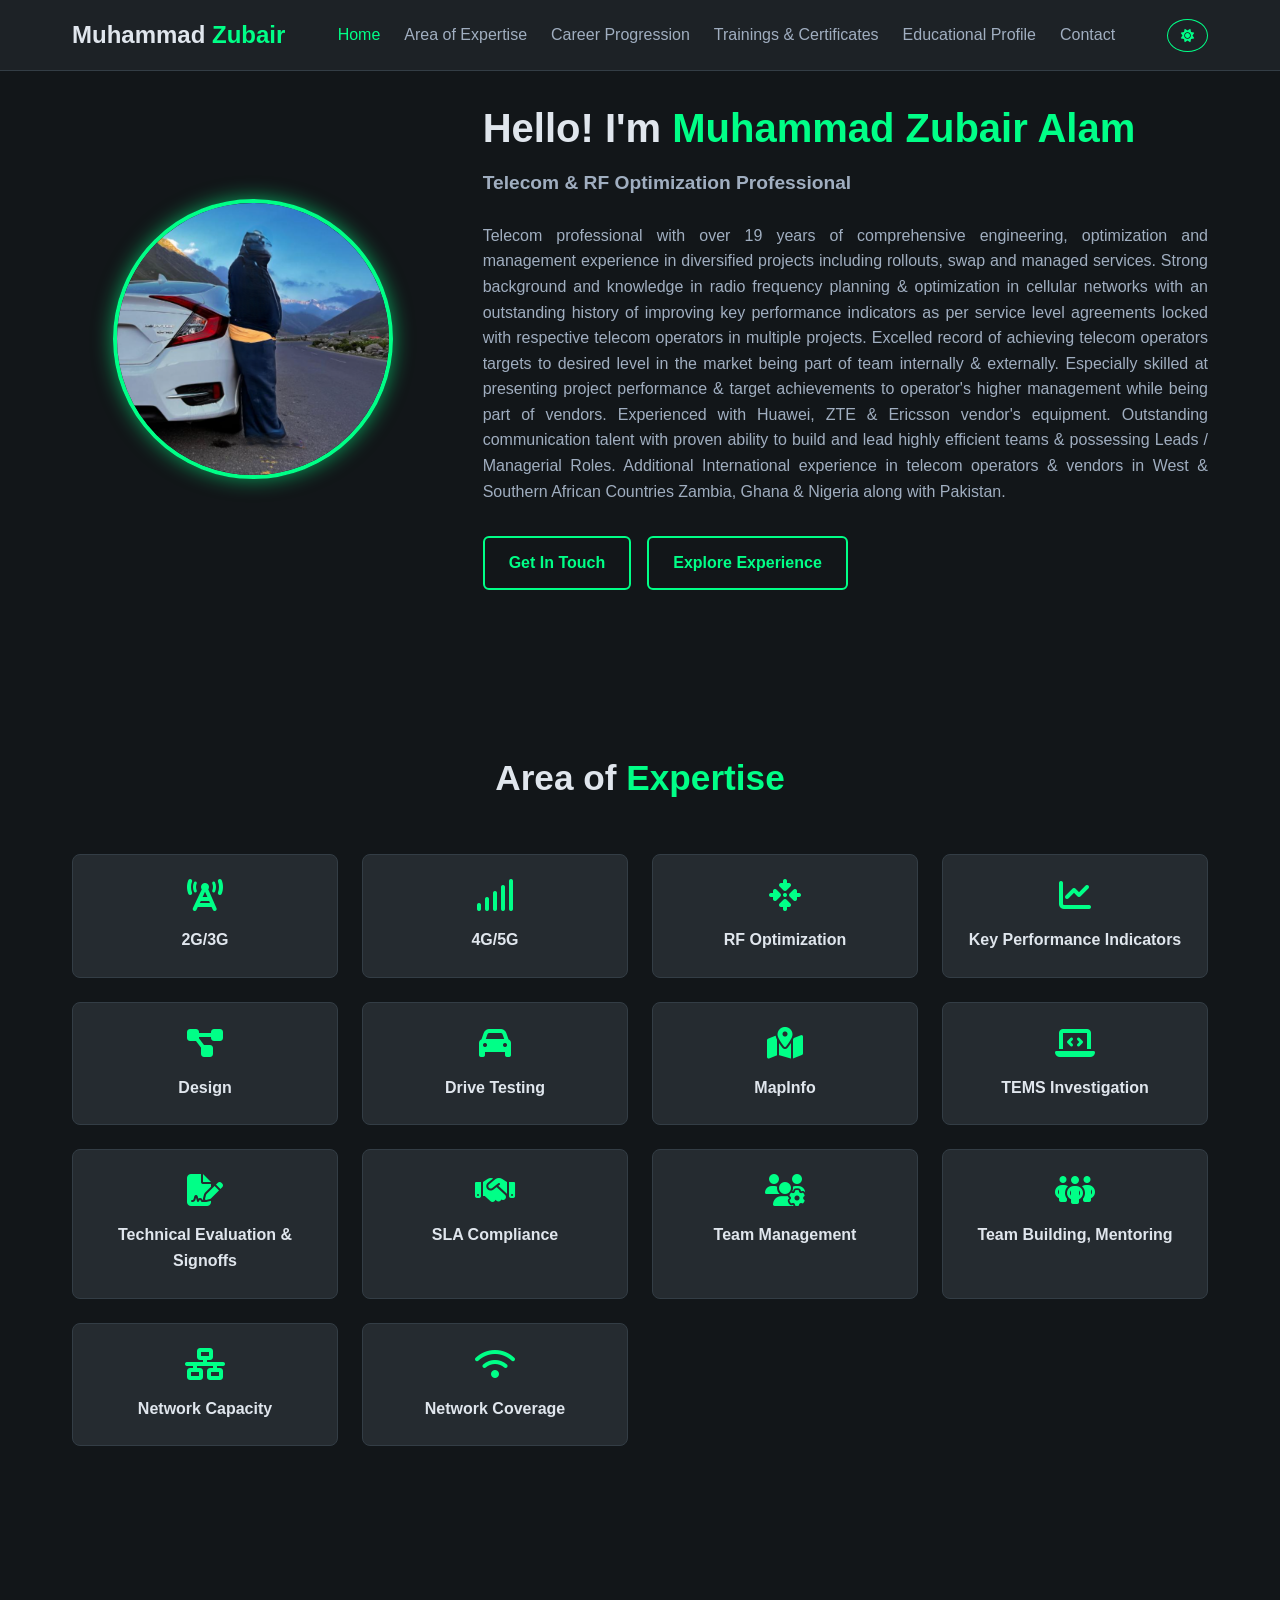
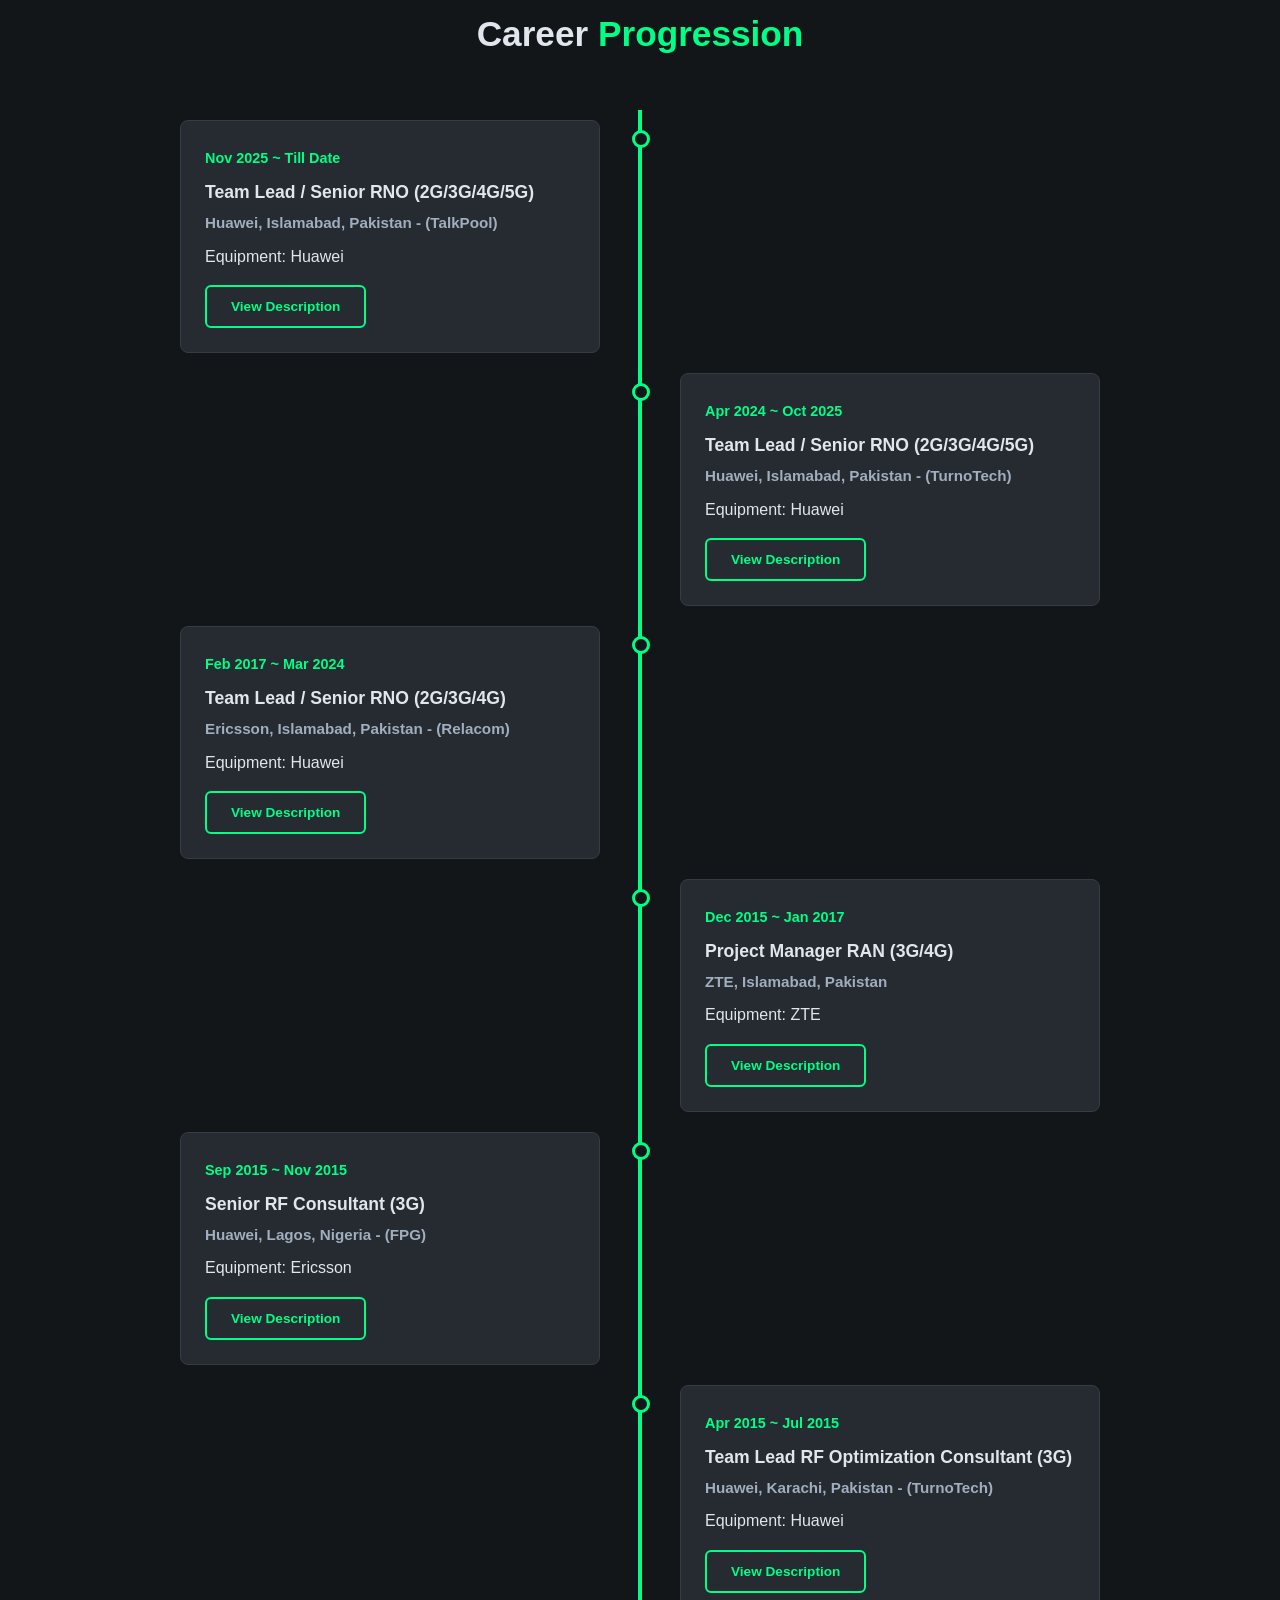
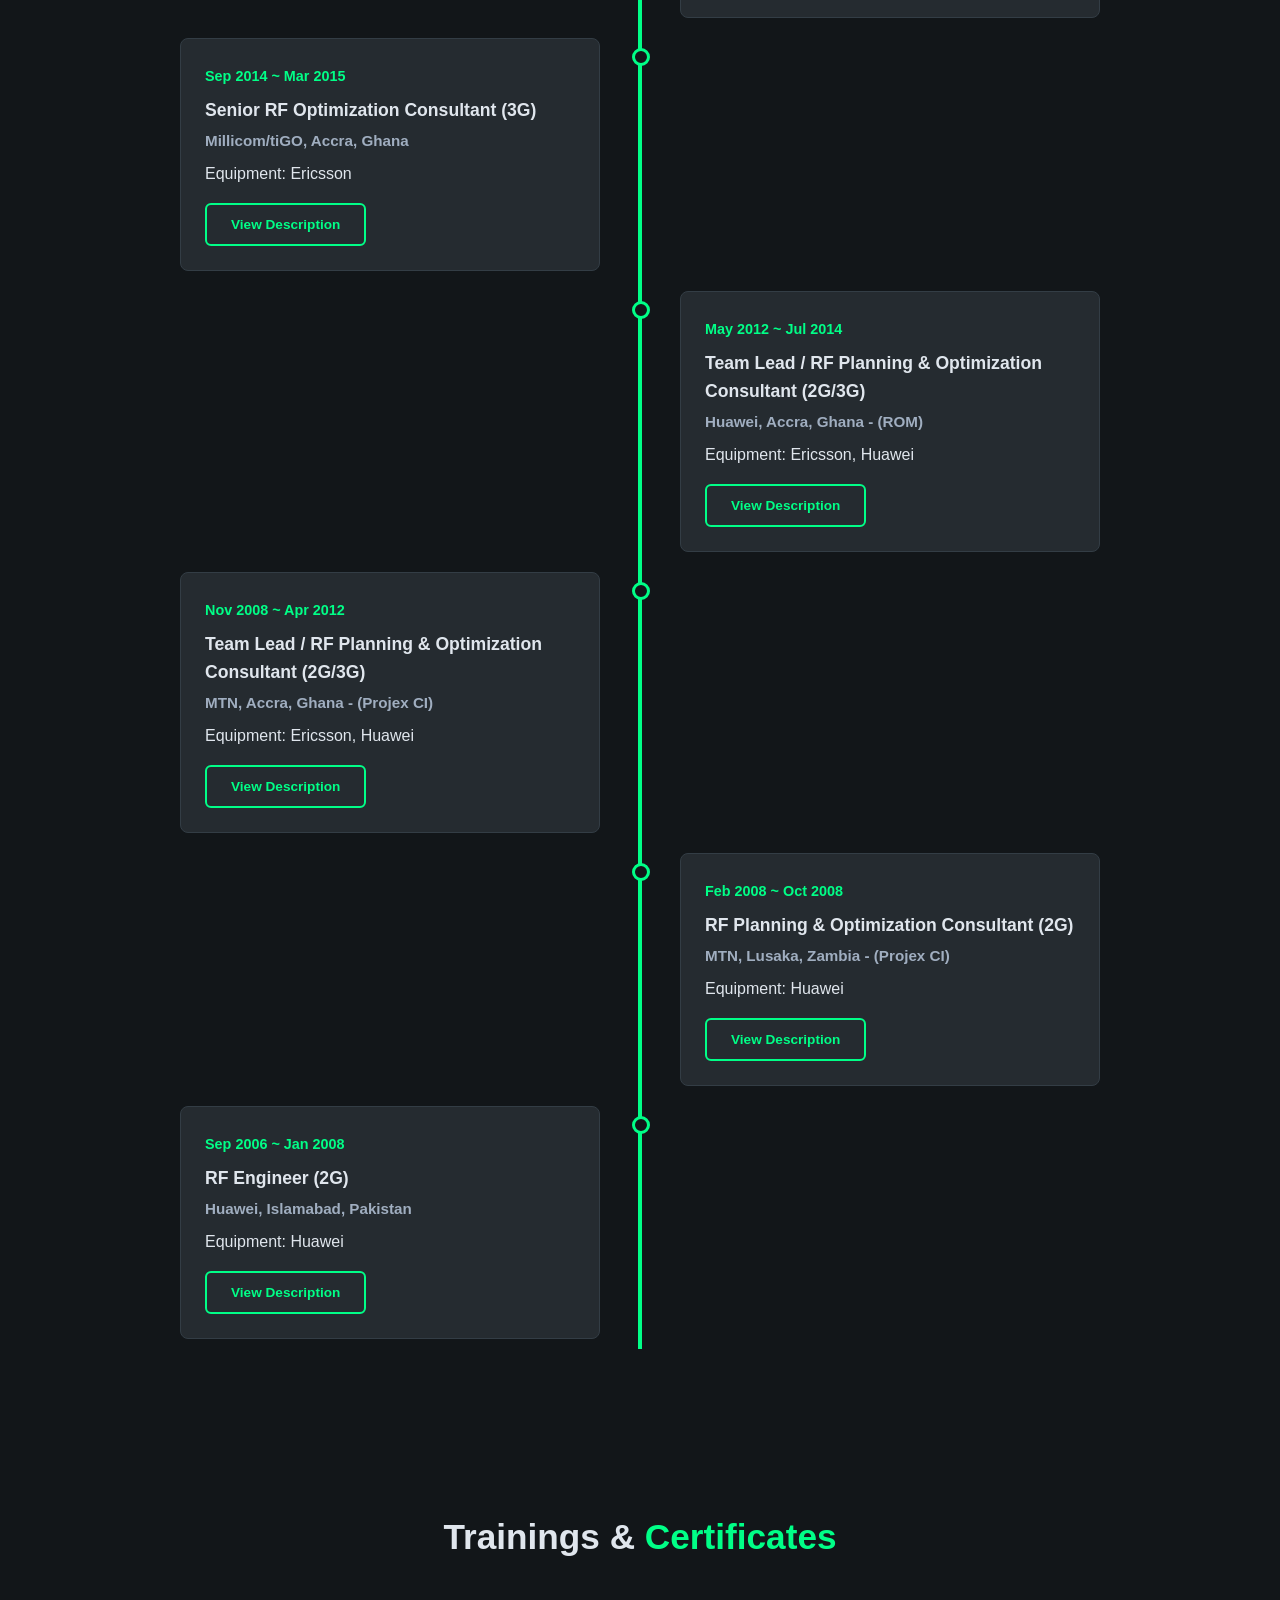
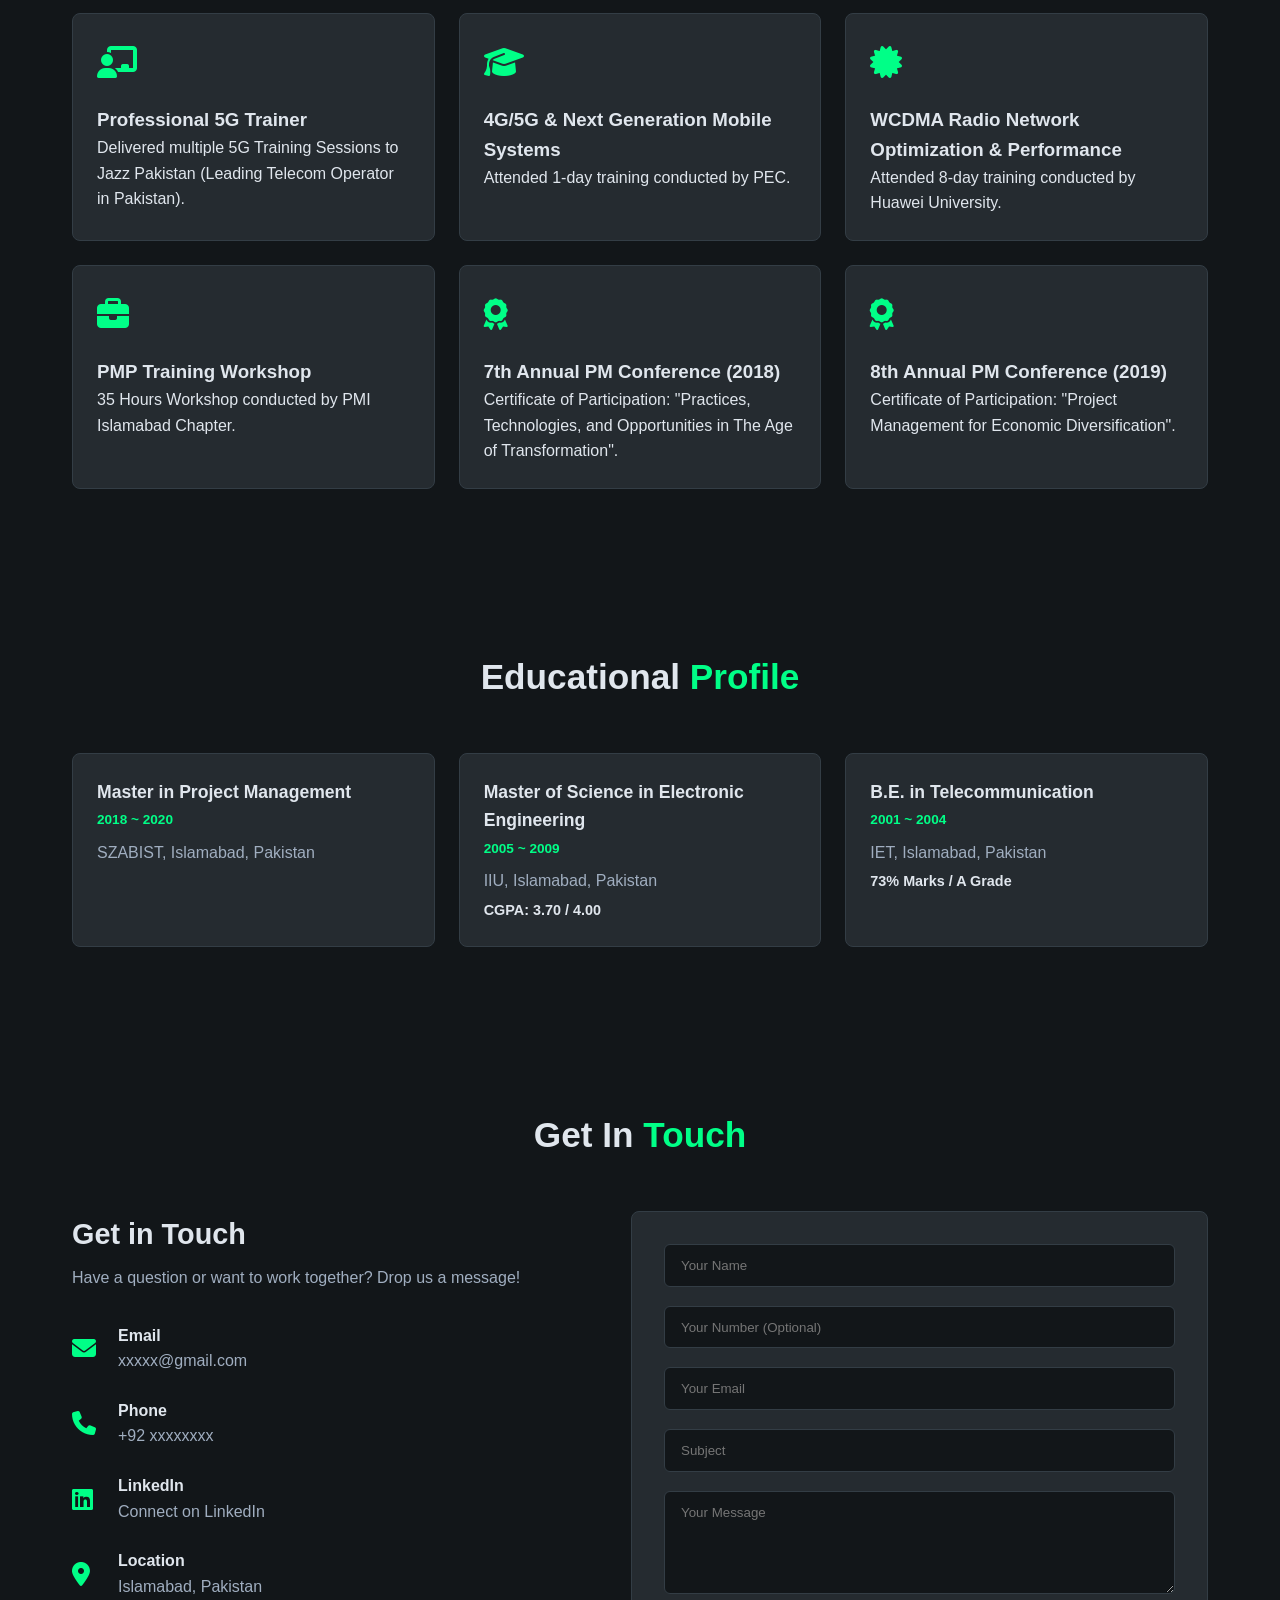
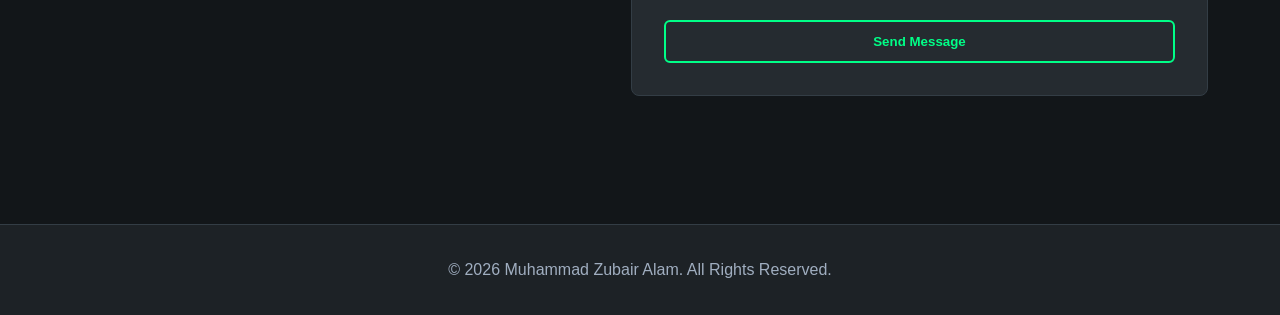
<file: Project_Zubair_Alam/Project files/index.html>
<!DOCTYPE html>
<html lang="en">
<head>
    <meta charset="UTF-8">
    <meta name="viewport" content="width=device-width, initial-scale=1.0">
    <title>Muhammad Zubair | Telecom Professional</title>
    <link rel="stylesheet" href="styles.css">
    <!-- FontAwesome for Icons -->
    <link rel="stylesheet" href="https://cdnjs.cloudflare.com/ajax/libs/font-awesome/6.4.0/css/all.min.css">
</head>
<body class="dark-mode">

    <!-- Header & Navigation -->
    <header>
        <nav class="navbar">
            <div class="logo">
                <a href="#home">Muhammad <span>Zubair</span></a>
            </div>
            <ul class="nav-links" id="nav-links">
                <li><a href="#home" class="active">Home</a></li>
                <li><a href="#expertise">Area of Expertise</a></li>
                <li><a href="#career">Career Progression</a></li>
                <li><a href="#certifications">Trainings & Certificates</a></li>
                <li><a href="#education">Educational Profile</a></li>
                <li><a href="#contact">Contact</a></li>
            </ul>
            <div class="nav-actions">
                <button id="theme-toggle" class="btn-icon" aria-label="Toggle Theme">
                    <i class="fa-solid me-2 fa-sun" id="theme-icon"></i>
                </button>
                <div class="hamburger" id="hamburger">
                    <i class="fa-solid fa-bars"></i>
                </div>
            </div>
        </nav>
    </header>

    <!-- Home Section -->
    <section id="home" class="section hero-section">
        <div class="hero-container">
            <div class="hero-image-box">
                <img src="profile.png" alt="Muhammad Zubair" class="hero-img">
            </div>
            <div class="hero-content">
                <h1>Hello! I'm <span class="highlight">Muhammad Zubair Alam</span></h1>
                <h3 class="subtitle">Telecom & RF Optimization Professional</h3>
                <p class="intro-text">
                    Telecom professional with over 19 years of comprehensive engineering, optimization and management experience in diversified projects including rollouts, swap and managed services. Strong background and knowledge in radio frequency planning & optimization in cellular networks with an outstanding history of improving key performance indicators as per service level agreements locked with respective telecom operators in multiple projects. Excelled record of achieving telecom operators targets to desired level in the market being part of team internally & externally. Especially skilled at presenting project performance & target achievements to operator's higher management while being part of vendors. Experienced with Huawei, ZTE & Ericsson vendor's equipment. Outstanding communication talent with proven ability to build and lead highly efficient teams & possessing Leads / Managerial Roles. Additional International experience in telecom operators & vendors in West & Southern African Countries Zambia, Ghana & Nigeria along with Pakistan.
                </p>
                <div class="hero-cta">
                    <a href="#contact" class="btn glow-btn">Get In Touch</a>
                    <a href="#career" class="btn glow-btn">Explore Experience</a>
                </div>
            </div>
        </div>
    </section>

    <!-- Area of Expertise Section -->
    <section id="expertise" class="section">
        <h2 class="section-title">Area of <span>Expertise</span></h2>
        <div class="expertise-grid">
            <div class="expertise-card"><i class="fa-solid fa-tower-cell"></i><span>2G/3G</span></div>
            <div class="expertise-card"><i class="fa-solid fa-signal"></i><span>4G/5G</span></div>
            <div class="expertise-card"><i class="fa-solid fa-arrows-to-dot"></i><span>RF Optimization</span></div>
            <div class="expertise-card"><i class="fa-solid fa-chart-line"></i><span>Key Performance Indicators</span></div>
            <div class="expertise-card"><i class="fa-solid fa-diagram-project"></i><span>Design</span></div>
            <div class="expertise-card"><i class="fa-solid fa-car"></i><span>Drive Testing</span></div>
            <div class="expertise-card"><i class="fa-solid fa-map-location-dot"></i><span>MapInfo</span></div>
            <div class="expertise-card"><i class="fa-solid fa-laptop-code"></i><span>TEMS Investigation</span></div>
            <div class="expertise-card"><i class="fa-solid fa-file-signature"></i><span>Technical Evaluation & Signoffs</span></div>
            <div class="expertise-card"><i class="fa-solid fa-handshake"></i><span>SLA Compliance</span></div>
            <div class="expertise-card"><i class="fa-solid fa-users-gear"></i><span>Team Management</span></div>
            <div class="expertise-card"><i class="fa-solid fa-people-group"></i><span>Team Building, Mentoring</span></div>
            <div class="expertise-card"><i class="fa-solid fa-network-wired"></i><span>Network Capacity</span></div>
            <div class="expertise-card"><i class="fa-solid fa-wifi"></i><span>Network Coverage</span></div>
        </div>
    </section>

    <!-- Career Progression Section -->
    <section id="career" class="section">
        <h2 class="section-title">Career <span>Progression</span></h2>
        <div class="timeline">
            
            <!-- Item 1 -->
            <div class="timeline-item left">
                <div class="timeline-dot"></div>
                <div class="timeline-content">
                    <span class="date">Nov 2025 ~ Till Date</span>
                    <h3>Team Lead / Senior RNO (2G/3G/4G/5G)</h3>
                    <h4>Huawei, Islamabad, Pakistan - (TalkPool)</h4>
                    <p>Equipment: Huawei</p>
                    <button class="btn glow-btn view-desc-btn" data-modal="modal-1">View Description</button>
                </div>
            </div>

            <!-- Item 2 -->
            <div class="timeline-item right">
                <div class="timeline-dot"></div>
                <div class="timeline-content">
                    <span class="date">Apr 2024 ~ Oct 2025</span>
                    <h3>Team Lead / Senior RNO (2G/3G/4G/5G)</h3>
                    <h4>Huawei, Islamabad, Pakistan - (TurnoTech)</h4>
                    <p>Equipment: Huawei</p>
                    <button class="btn glow-btn view-desc-btn" data-modal="modal-2">View Description</button>
                </div>
            </div>

            <!-- Item 3 -->
            <div class="timeline-item left">
                <div class="timeline-dot"></div>
                <div class="timeline-content">
                    <span class="date">Feb 2017 ~ Mar 2024</span>
                    <h3>Team Lead / Senior RNO (2G/3G/4G)</h3>
                    <h4>Ericsson, Islamabad, Pakistan - (Relacom)</h4>
                    <p>Equipment: Huawei</p>
                    <button class="btn glow-btn view-desc-btn" data-modal="modal-3">View Description</button>
                </div>
            </div>

            <!-- Item 4 -->
            <div class="timeline-item right">
                <div class="timeline-dot"></div>
                <div class="timeline-content">
                    <span class="date">Dec 2015 ~ Jan 2017</span>
                    <h3>Project Manager RAN (3G/4G)</h3>
                    <h4>ZTE, Islamabad, Pakistan</h4>
                    <p>Equipment: ZTE</p>
                    <button class="btn glow-btn view-desc-btn" data-modal="modal-4">View Description</button>
                </div>
            </div>

            <!-- Item 5 -->
            <div class="timeline-item left">
                <div class="timeline-dot"></div>
                <div class="timeline-content">
                    <span class="date">Sep 2015 ~ Nov 2015</span>
                    <h3>Senior RF Consultant (3G)</h3>
                    <h4>Huawei, Lagos, Nigeria - (FPG)</h4>
                    <p>Equipment: Ericsson</p>
                    <button class="btn glow-btn view-desc-btn" data-modal="modal-5">View Description</button>
                </div>
            </div>

            <!-- Item 6 -->
            <div class="timeline-item right">
                <div class="timeline-dot"></div>
                <div class="timeline-content">
                    <span class="date">Apr 2015 ~ Jul 2015</span>
                    <h3>Team Lead RF Optimization Consultant (3G)</h3>
                    <h4>Huawei, Karachi, Pakistan - (TurnoTech)</h4>
                    <p>Equipment: Huawei</p>
                    <button class="btn glow-btn view-desc-btn" data-modal="modal-6">View Description</button>
                </div>
            </div>

            <!-- Item 7 -->
            <div class="timeline-item left">
                <div class="timeline-dot"></div>
                <div class="timeline-content">
                    <span class="date">Sep 2014 ~ Mar 2015</span>
                    <h3>Senior RF Optimization Consultant (3G)</h3>
                    <h4>Millicom/tiGO, Accra, Ghana</h4>
                    <p>Equipment: Ericsson</p>
                    <button class="btn glow-btn view-desc-btn" data-modal="modal-7">View Description</button>
                </div>
            </div>

            <!-- Item 8 -->
            <div class="timeline-item right">
                <div class="timeline-dot"></div>
                <div class="timeline-content">
                    <span class="date">May 2012 ~ Jul 2014</span>
                    <h3>Team Lead / RF Planning & Optimization Consultant (2G/3G)</h3>
                    <h4>Huawei, Accra, Ghana - (ROM)</h4>
                    <p>Equipment: Ericsson, Huawei</p>
                    <button class="btn glow-btn view-desc-btn" data-modal="modal-8">View Description</button>
                </div>
            </div>

            <!-- Item 9 -->
            <div class="timeline-item left">
                <div class="timeline-dot"></div>
                <div class="timeline-content">
                    <span class="date">Nov 2008 ~ Apr 2012</span>
                    <h3>Team Lead / RF Planning & Optimization Consultant (2G/3G)</h3>
                    <h4>MTN, Accra, Ghana - (Projex CI)</h4>
                    <p>Equipment: Ericsson, Huawei</p>
                    <button class="btn glow-btn view-desc-btn" data-modal="modal-9">View Description</button>
                </div>
            </div>

            <!-- Item 10 -->
            <div class="timeline-item right">
                <div class="timeline-dot"></div>
                <div class="timeline-content">
                    <span class="date">Feb 2008 ~ Oct 2008</span>
                    <h3>RF Planning & Optimization Consultant (2G)</h3>
                    <h4>MTN, Lusaka, Zambia - (Projex CI)</h4>
                    <p>Equipment: Huawei</p>
                    <button class="btn glow-btn view-desc-btn" data-modal="modal-10">View Description</button>
                </div>
            </div>

            <!-- Item 11 -->
            <div class="timeline-item left">
                <div class="timeline-dot"></div>
                <div class="timeline-content">
                    <span class="date">Sep 2006 ~ Jan 2008</span>
                    <h3>RF Engineer (2G)</h3>
                    <h4>Huawei, Islamabad, Pakistan</h4>
                    <p>Equipment: Huawei</p>
                    <button class="btn glow-btn view-desc-btn" data-modal="modal-11">View Description</button>
                </div>
            </div>

        </div>
    </section>

    <!-- Professional Trainings & Certificates Section -->
    <section id="certifications" class="section">
        <h2 class="section-title">Trainings & <span>Certificates</span></h2>
        <div class="cert-grid">
            <div class="cert-card">
                <div class="cert-icon"><i class="fa-solid fa-chalkboard-user"></i></div>
                <h3>Professional 5G Trainer</h3>
                <p>Delivered multiple 5G Training Sessions to Jazz Pakistan (Leading Telecom Operator in Pakistan).</p>
            </div>
            <div class="cert-card">
                <div class="cert-icon"><i class="fa-solid fa-graduation-cap"></i></div>
                <h3>4G/5G & Next Generation Mobile Systems</h3>
                <p>Attended 1-day training conducted by PEC.</p>
            </div>
            <div class="cert-card">
                <div class="cert-icon"><i class="fa-solid fa-certificate"></i></div>
                <h3>WCDMA Radio Network Optimization & Performance</h3>
                <p>Attended 8-day training conducted by Huawei University.</p>
            </div>
            <div class="cert-card">
                <div class="cert-icon"><i class="fa-solid fa-briefcase"></i></div>
                <h3>PMP Training Workshop</h3>
                <p>35 Hours Workshop conducted by PMI Islamabad Chapter.</p>
            </div>
            <div class="cert-card">
                <div class="cert-icon"><i class="fa-solid fa-award"></i></div>
                <h3>7th Annual PM Conference (2018)</h3>
                <p>Certificate of Participation: "Practices, Technologies, and Opportunities in The Age of Transformation".</p>
            </div>
            <div class="cert-card">
                <div class="cert-icon"><i class="fa-solid fa-award"></i></div>
                <h3>8th Annual PM Conference (2019)</h3>
                <p>Certificate of Participation: "Project Management for Economic Diversification".</p>
            </div>
        </div>
    </section>

    <!-- Educational Profile Section -->
    <section id="education" class="section">
        <h2 class="section-title">Educational <span>Profile</span></h2>
        <div class="education-grid">
            <div class="edu-card">
                <div class="edu-header">
                    <h3>Master in Project Management</h3>
                    <span class="edu-date">2018 ~ 2020</span>
                </div>
                <p class="edu-inst">SZABIST, Islamabad, Pakistan</p>
            </div>

            <div class="edu-card">
                <div class="edu-header">
                    <h3>Master of Science in Electronic Engineering</h3>
                    <span class="edu-date">2005 ~ 2009</span>
                </div>
                <p class="edu-inst">IIU, Islamabad, Pakistan</p>
                <p class="edu-meta">CGPA: 3.70 / 4.00</p>
            </div>

            <div class="edu-card">
                <div class="edu-header">
                    <h3>B.E. in Telecommunication</h3>
                    <span class="edu-date">2001 ~ 2004</span>
                </div>
                <p class="edu-inst">IET, Islamabad, Pakistan</p>
                <p class="edu-meta">73% Marks / A Grade</p>
            </div>
        </div>
    </section>

    <!-- Contact Section -->
    <section id="contact" class="section">
        <h2 class="section-title">Get In <span>Touch</span></h2>
        <div class="contact-container">
            <!-- Left Side Info -->
            <div class="contact-info">
                <h3>Get in Touch</h3>
                <p class="contact-desc">Have a question or want to work together? Drop us a message!</p>

                <div class="info-item">
                    <i class="fa-solid fa-envelope"></i>
                    <div>
                        <h4>Email</h4>
                        <a href="mailto:muhammadzubairalam311282@gmail.com">xxxxx@gmail.com</a>
                    </div>
                </div>

                <div class="info-item">
                    <i class="fa-solid fa-phone"></i>
                    <div>
                        <h4>Phone</h4>
                        <a href="tel:+92">+92 xxxxxxxx</a>
                    </div>
                </div>

                <div class="info-item">
                    <i class="fa-brands fa-linkedin"></i>
                    <div>
                        <h4>LinkedIn</h4>
                        <a href="" target="_blank" rel="noopener">Connect on LinkedIn</a>
                    </div>
                </div>

                <div class="info-item">
                    <i class="fa-solid fa-location-dot"></i>
                    <div>
                        <h4>Location</h4>
                        <p>Islamabad, Pakistan</p>
                    </div>
                </div>
            </div>

            <!-- Right Side Form -->
            <div class="contact-form-box">
                <form id="contact-form">
                    <div class="form-group">
                        <input type="text" id="name" placeholder="Your Name" required>
                    </div>
                    <div class="form-group">
                        <input type="tel" id="number" placeholder="Your Number (Optional)">
                    </div>
                    <div class="form-group">
                        <input type="email" id="email" placeholder="Your Email" required>
                    </div>
                    <div class="form-group">
                        <input type="text" id="subject" placeholder="Subject" required>
                    </div>
                    <div class="form-group">
                        <textarea id="message" rows="5" placeholder="Your Message" required></textarea>
                    </div>
                    <button type="submit" class="btn glow-btn submit-btn">Send Message</button>
                </form>
            </div>
        </div>
    </section>

    <!-- Footer -->
    <footer>
        <p>&copy; 2026 Muhammad Zubair Alam. All Rights Reserved.</p>
    </footer>

    <!-- Description Modals for Career Timeline -->
    <div class="modal" id="modal-1">
        <div class="modal-content">
            <span class="close-btn">&times;</span>
            <h3>Huawei (TalkPool) Details</h3>
            <ul>
                <li>To ensure improvements in Radio network by daily analysis of 2G/3G/4G/5G KPIs & optimization by parameter tuning & physical optimization to meet target lines & responsible for all technical SLAs compliance Quarterly & Annually.</li>
                <li>To ensure cluster optimization/ Highway Optimizations of 2G/3G/4G by parameter tuning & physical optimization to improve KPIs & coverage & indoor penetration & to tackle the overshooting cases.</li>
                <li>To ensure Monthly 2G/3G/4G/5G Network Utilization study/Network Parameter Audit along with recommendations/action plan to improve network performance.</li>
                <li>To ensure Quarter & Annual Evaluation closing for agreed contractual KPIs (10% Improvements as per contract) for 2G/3G/4G/5G technology for both OSS / DT KPIs.</li>
            </ul>
        </div>
    </div>

    <div class="modal" id="modal-2">
        <div class="modal-content">
            <span class="close-btn">&times;</span>
            <h3>Huawei (TurnoTech) Details</h3>
            <ul>
                <li>To ensure improvements in Radio network by daily analysis of 2G/3G/4G/5G KPIs & optimization by parameter tuning & physical optimization to meet target lines & responsible for all technical SLAs compliance Quarterly & Annually.</li>
                <li>To ensure cluster optimization/ Highway Optimizations of 2G/3G/4G by parameter tuning & physical optimization to improve KPIs & coverage & indoor penetration & to tackle the overshooting cases.</li>
                <li>To ensure Monthly 2G/3G/4G/5G Network Utilization study/Network Parameter Audit along with recommendations/action plan to improve network performance.</li>
                <li>To ensure Quarter & Annual Evaluation closing for agreed contractual KPIs (10% Improvements as per contract) for 2G/3G/4G/5G technology for both OSS / DT KPIs.</li>
            </ul>
        </div>
    </div>

    <div class="modal" id="modal-3">
        <div class="modal-content">
            <span class="close-btn">&times;</span>
            <h3>Ericsson (Relacom) Details</h3>
            <ul>
                <li>To ensure improvements in Radio network by daily analysis of 2G/3G/4G KPIs & optimization by parameter tuning & physical optimization to meet target lines (as Lead role with given team of ~8 engineers) & responsible for all technical SLAs compliance Quarterly & Annually.</li>
                <li>To ensure cluster optimization/ Highway Optimizations of 2G/3G/4G by parameter tuning & physical optimization & features implementations to improve KPIs & coverage & indoor penetration & to tackle the overshooting cases.</li>
                <li>To ensure Monthly drive testing & quarterly benchmark reports (OMO) analysis & submission to customer along with recommendations/action plan (Soft/Hard) to improve field/Drive test KPIs for 2G/3G/4G.</li>
                <li>To ensure Monthly 2G/3G/4G Network Utilization study/Network Parameter Audit along with recommendations/action plan to improve network performance.</li>
                <li>To ensure Quarter & Annual Evaluation closing for agreed contractual KPIs (10% Improvements as per contract) for 2G/3G/4G technology for both OSS / DT KPIs.</li>
            </ul>
        </div>
    </div>

    <div class="modal" id="modal-4">
        <div class="modal-content">
            <span class="close-btn">&times;</span>
            <h3>ZTE Pakistan Details</h3>
            <ul>
                <li>Managed HQ & regional Customer expectation regarding 3G & 4G NPM Contract / SLA & to ensure the best Quality of Service in terms of 3G & 4G technologies in ZTE Land (Regions - N2, C1 to C5).</li>
                <li>Managed & actively participating in North & Central ZTE team for achieving 3G & 4G NPM Contractual KPIs targets locked with customer.</li>
                <li>3G/4G FOC / Paid NPM Contract negotiations & locking KPIs & technical discussion. (Involved De-Scoping Part & Revision of NPM Contracts as well).</li>
                <li>Closure of Old 2G NPM Contract (2014/2015 Signoffs) including Central & North for final settlements after defending & closing of all technical issues with HQ.</li>
                <li>Responsible for PO issuance & final Settlement signoffs for NPM Contracts form HQ & alignments with regional customers as well.</li>
                <li>Managed & ensured Sub-Contractors for their respective work areas & defining frame of work.</li>
            </ul>
        </div>
    </div>

    <div class="modal" id="modal-5">
        <div class="modal-content">
            <span class="close-btn">&times;</span>
            <h3>Huawei Nigeria (FPG) Details</h3>
            <ul>
                <li>To Ensure the Radio network performance by daily analysis of Contractual KPIs, (Such as RRC/RAB accessibility KPIs, congestion KPIs, mobility KPIs, retainability KPIs, SOHO, IRAT HO, CE Utilization.) & Optimization by parameter Tuning & Physical Changes.</li>
                <li>Responsible for capacity analysis & to recommend the line of action to improve the network capacity.</li>
                <li>Responsible for post processing analysis for 3G Drive test & recommendation to solve VIP Customer Complaints & Coverage Issues.</li>
            </ul>
        </div>
    </div>

    <div class="modal" id="modal-6">
        <div class="modal-content">
            <span class="close-btn">&times;</span>
            <h3>Huawei Karachi (TurnoTech) Details</h3>
            <ul>
                <li>To lead the 3G Swap Project (Swap from Ericsson to Huawei Vendor, Karachi & Hyderabad City).</li>
                <li>To train the team & escort them regarding all technical areas in term of Optimization.</li>
                <li>To take the responsibilities for end to end Swap Activities which includes swap night monitoring, KPI Monitoring, abnormalities reporting, Drive test support, Complaints Handling, SSV Support, Issues solving on ground during SSVs, Initial 3 Days Monitoring & pre-post Swap Reporting.</li>
            </ul>
        </div>
    </div>

    <div class="modal" id="modal-7">
        <div class="modal-content">
            <span class="close-btn">&times;</span>
            <h3>Millicom/tiGO Ghana Details</h3>
            <ul>
                <li>Network Optimization; I did fine tuning for Radio network parameters through optimization and contributed heavily to improve network Quality of service in the country.</li>
                <li>Golden Cluster Optimization covering VIP City areas KPIs, Improvements by using all possible Optimization includes Soft & Hard Optimization, Power Settings Optimization.</li>
                <li>On demand work from CTO & direct coordination regarding Optimization activities & sharing progress of important projects.</li>
            </ul>
        </div>
    </div>

    <div class="modal" id="modal-8">
        <div class="modal-content">
            <span class="close-btn">&times;</span>
            <h3>Huawei Ghana (ROM) Details</h3>
            <ul>
                <li>Network Optimization; fine-tuning Radio network parameters through optimization.</li>
                <li>Involved in major projects: Ericsson to Huawei swap, RAN modernization, Frequency plan, New features implementations, Data QOS enhancement, Capacity planning, UMTS-900, Cluster optimization, TDM to IP & IPOE1 to IPOFE Conversion.</li>
                <li>Ensured improvements in Radio network by daily analysis of 2G/3G KPIs (14 BSCs & 4 RNCs) & optimization by parameter tuning & physical optimization to meet target lines (~6 engineers team lead).</li>
            </ul>
        </div>
    </div>

    <div class="modal" id="modal-9">
        <div class="modal-content">
            <span class="close-btn">&times;</span>
            <h3>MTN Ghana (Projex CI) Details</h3>
            <ul>
                <li>Network Optimization & fine tuning for Radio network parameters.</li>
                <li>Involved in Ericsson to Huawei Swap, RAN Modernization, Frequency Plan, Data QOS Enhancement, Capacity planning, UMTS-900, Cluster Optimization.</li>
                <li>2G/3G RAN optimization, maintaining RNC/BSC performance, UMTS & GSM KPIs analysis, faults/alarms resolution, and Customer Complaints handling.</li>
            </ul>
        </div>
    </div>

    <div class="modal" id="modal-10">
        <div class="modal-content">
            <span class="close-btn">&times;</span>
            <h3>MTN Zambia (Projex CI) Details</h3>
            <ul>
                <li>Competitive network benchmarking; positioning network with respect to operating environment and ensuring optimal network quality.</li>
                <li>Fine tuning for Radio network parameters to improve network Quality of Service in the country.</li>
                <li>On demand work from CTO & direct coordination regarding optimization activities and sharing progress.</li>
            </ul>
        </div>
    </div>

    <div class="modal" id="modal-11">
        <div class="modal-content">
            <span class="close-btn">&times;</span>
            <h3>Huawei Pakistan Details</h3>
            <ul>
                <li>Worked in Ufone & SCOM GSM Projects. Participated in Nortel to Huawei Swap phase for Ufone.</li>
                <li>KPI Monitoring on BSC and Cell Level (Drops, Congestion, Handover, and contractual KPIs).</li>
                <li>Radio Parameters audit for SCO network & Parameter Inconsistency checks & Corrections.</li>
                <li>Performed Neighbor optimization/audits to improve mobility KPIs and user experience.</li>
            </ul>
        </div>
    </div>

    <script src="script.js"></script>
</body>
</html>
</file>
<file: Project_Shoaib_Arif/Project files/styles.css>
/* styles.css */

/* --- ROOT VARIABLES & THEMES --- */
:root {
    /* Transitions */
    --transition-smooth: all 0.3s cubic-bezier(0.4, 0, 0.2, 1);
    --font-family: 'Inter', -apple-system, BlinkMacSystemFont, 'Segoe UI', Roboto, sans-serif;
}

[data-theme="dark"] {
    --bg-primary: #0B132B;
    --bg-secondary: #1C2541;
    --card-bg: #3A506B;
    --text-primary: #FFFFFF;
    --text-secondary: #C5D1E5;
    --accent-blue: #00B4D8;
    --accent-glow: rgba(0, 180, 216, 0.15);
    --border-color: rgba(0, 180, 216, 0.2);
    --shadow: 0 8px 32px 0 rgba(0, 0, 0, 0.37);
    --header-bg: rgba(11, 19, 43, 0.85);
}

[data-theme="light"] {
    --bg-primary: #a9def4;
    --bg-secondary: #D4E4ED;
    --card-bg: #FFFFFF;
    --text-primary: #0B132B;
    --text-secondary: #4A5568;
    --accent-blue: #0077B6;
    --accent-glow: rgba(0, 119, 182, 0.15);
    --border-color: rgba(0, 119, 182, 0.2);
    --shadow: 0 8px 24px 0 rgba(0, 0, 0, 0.08);
    --header-bg: rgba(232, 241, 245, 0.85);
}

/* --- BASE STYLES --- */
* {
    margin: 0;
    padding: 0;
    box-sizing: border-box;
}

html {
    scroll-behavior: smooth;
    font-size: 16px;
}

body {
    font-family: var(--font-family);
    background-color: var(--bg-primary);
    color: var(--text-primary);
    line-height: 1.6;
    transition: background-color 0.3s ease, color 0.3s ease;
    overflow-x: hidden;
}

.container {
    width: 90%;
    max-width: 1200px;
    margin: 0 auto;
    padding: 0 20px;
}

.section {
    padding: 100px 0;
}

/* --- TYPOGRAPHY --- */
h1, h2, h3, h4 {
    color: var(--text-primary);
    font-weight: 700;
}

.section-header {
    text-align: center;
    margin-bottom: 60px;
}

.section-title {
    font-size: 2.25rem;
    letter-spacing: -0.5px;
    margin-bottom: 12px;
}

.title-bar {
    width: 60px;
    height: 4px;
    background-color: var(--accent-blue);
    margin: 0 auto;
    border-radius: 2px;
}

/* --- BUTTONS --- */
.btn {
    display: inline-block;
    padding: 12px 28px;
    font-size: 1rem;
    font-weight: 600;
    border-radius: 6px;
    text-decoration: none;
    cursor: pointer;
    transition: var(--transition-smooth);
    border: 2px solid var(--accent-blue);
}

.btn-primary {
    background: transparent;
    color: var(--text-primary);
}

.btn-primary:hover {
    background: var(--accent-glow);
    box-shadow: 0 0 15px var(--accent-blue);
    transform: translateY(-2px);
}

.btn-outline {
    background: transparent;
    color: var(--accent-blue);
}

.btn-outline:hover {
    background: var(--accent-blue);
    color: #FFFFFF;
    box-shadow: 0 0 15px var(--accent-blue);
    transform: translateY(-2px);
}

/* --- HEADER & NAVIGATION --- */
.header {
    position: fixed;
    top: 0;
    left: 0;
    width: 100%;
    z-index: 1000;
    background: var(--header-bg);
    backdrop-filter: blur(10px);
    border-bottom: 1px solid var(--border-color);
    transition: var(--transition-smooth);
}

.nav-container {
    display: flex;
    justify-content: space-between;
    align-items: center;
    height: 80px;
    max-width: 1200px;
    margin: 0 auto;
    padding: 0 20px;
}

.nav-right-group {
    display: flex;
    align-items: center;
    gap: 30px;
}

.logo {
    display: flex;
    flex-direction: column;
    text-decoration: none;
}

.logo-name {
    font-size: 1.25rem;
    font-weight: 800;
}

.logo-shoaib {
    color: #FFFFFF;
}

[data-theme="light"] .logo-shoaib {
    color: #000000;
}

.logo-arif {
    color: #00B4D8;
}

.logo-badge {
    font-size: 0.75rem;
    color: var(--accent-blue);
    font-weight: 600;
}

.nav-links {
    display: flex;
    gap: 30px;
    list-style: none;
}

.nav-link {
    text-decoration: none;
    color: var(--text-secondary);
    font-weight: 500;
    font-size: 0.95rem;
    transition: var(--transition-smooth);
}

.nav-link:hover, .nav-link.active {
    color: var(--accent-blue);
}

.nav-actions {
    display: flex;
    align-items: center;
    gap: 20px;
}

/* Theme Toggle Button */
.theme-toggle {
    background: transparent;
    border: 1px solid var(--border-color);
    color: var(--text-primary);
    width: 40px;
    height: 40px;
    border-radius: 50%;
    cursor: pointer;
    display: flex;
    align-items: center;
    justify-content: center;
    transition: var(--transition-smooth);
}

.theme-toggle:hover {
    border-color: var(--accent-blue);
    box-shadow: 0 0 10px var(--accent-blue);
}

[data-theme="dark"] .sun-icon { display: block; }
[data-theme="dark"] .moon-icon { display: none; }
[data-theme="light"] .sun-icon { display: none; }
[data-theme="light"] .moon-icon { display: block; }

/* Hamburger Menu */
.hamburger {
    display: none;
    flex-direction: column;
    justify-content: space-between;
    width: 24px;
    height: 18px;
    background: transparent;
    border: none;
    cursor: pointer;
}

.hamburger span {
    width: 100%;
    height: 2px;
    background-color: var(--text-primary);
    transition: var(--transition-smooth);
}

/* Mobile Drawer Navigation */
.mobile-drawer {
    position: fixed;
    top: 80px;
    right: -100%;
    width: 100%;
    height: calc(100vh - 80px);
    background-color: var(--bg-primary);
    transition: var(--transition-smooth);
    z-index: 999;
    padding: 40px 20px;
}

.mobile-drawer.open {
    right: 0;
}

.mobile-nav-links {
    list-style: none;
    display: flex;
    flex-direction: column;
    gap: 25px;
    align-items: center;
}

.mobile-link {
    text-decoration: none;
    color: var(--text-primary);
    font-size: 1.25rem;
    font-weight: 600;
}

/* --- SECTION 1: HERO --- */
.hero-section {
    padding-top: 180px;
    padding-bottom: 100px;
    min-height: 80vh;
    display: flex;
    align-items: center;
}

.hero-layout {
    display: flex;
    align-items: center;
    justify-content: space-between;
    gap: 40px;
}

.hero-content {
    flex: 1;
    text-align: left;
}

.hero-image-wrapper {
    flex: 1;
    display: flex;
    justify-content: center;
    align-items: center;
}

.neon-ring {
    width: 280px;
    height: 280px;
    border-radius: 50%;
    padding: 8px;
    border: 3px solid var(--accent-blue);
    box-shadow: 0 0 20px var(--accent-blue), inset 0 0 15px var(--accent-blue);
    display: flex;
    align-items: center;
    justify-content: center;
    animation: rotateOnce 1.5s ease-out 1;
}

.hero-img {
    width: 100%;
    height: 100%;
    border-radius: 50%;
    object-fit: cover;
}

@keyframes rotateOnce {
    from {
        transform: rotate(0deg);
    }
    to {
        transform: rotate(360deg);
    }
}

.subtitle-badge {
    display: inline-block;
    padding: 6px 16px;
    background: var(--accent-glow);
    border: 1px solid var(--accent-blue);
    color: var(--accent-blue);
    border-radius: 20px;
    font-size: 0.85rem;
    font-weight: 600;
    margin-bottom: 20px;
}

.hero-title {
    font-size: 3.5rem;
    line-height: 1.1;
    margin-bottom: 20px;
}

.hero-summary {
    font-size: 1.2rem;
    color: var(--text-secondary);
    margin-bottom: 35px;
}

.hero-cta {
    display: flex;
    gap: 20px;
    justify-content: flex-start;
    margin-bottom: 60px;
}

/* Dashboard Metrics Grid */
.metrics-grid {
    display: grid;
    grid-template-columns: repeat(auto-fit, minmax(220px, 1fr));
    gap: 20px;
    margin-top: 40px;
}

.metric-card {
    background: var(--card-bg);
    border: 1px solid var(--border-color);
    padding: 25px 20px;
    border-radius: 8px;
    text-align: center;
    transition: var(--transition-smooth);
}

.metric-card:hover {
    box-shadow: 0 0 15px var(--accent-blue);
    border-color: var(--accent-blue);
    transform: translateY(-5px);
}

.metric-number {
    display: block;
    font-size: 2rem;
    font-weight: 800;
    color: var(--accent-blue);
    margin-bottom: 8px;
}

.metric-label {
    font-size: 0.85rem;
    color: var(--text-secondary);
    font-weight: 500;
}

/* --- SECTION 2: EXPERTISE --- */
.expertise-grid {
    display: grid;
    grid-template-columns: repeat(auto-fit, minmax(320px, 1fr));
    gap: 30px;
}

.expertise-card {
    background-color: var(--card-bg);
    border: 1px solid var(--border-color);
    border-radius: 8px;
    padding: 35px 25px;
    transition: var(--transition-smooth);
}

.expertise-card:hover {
    box-shadow: 0 0 15px var(--accent-blue);
    border-color: var(--accent-blue);
    transform: translateY(-5px);
}

.card-icon {
    color: var(--accent-blue);
    margin-bottom: 20px;
}

.expertise-card h3 {
    font-size: 1.25rem;
    margin-bottom: 12px;
}

.expertise-card p {
    color: var(--text-secondary);
    font-size: 0.95rem;
}

/* --- SECTION 3: TIMELINE EXPERIENCE --- */
.timeline {
    position: relative;
    max-width: 800px;
    margin: 0 auto;
}

.timeline::before {
    content: '';
    position: absolute;
    left: 20px;
    top: 0;
    bottom: 0;
    width: 2px;
    background: var(--border-color);
}

.timeline-item {
    position: relative;
    padding-left: 60px;
    margin-bottom: 40px;
}

.timeline-marker {
    position: absolute;
    left: 12px;
    top: 5px;
    width: 18px;
    height: 18px;
    border-radius: 50%;
    background-color: var(--bg-primary);
    border: 3px solid var(--accent-blue);
    box-shadow: 0 0 10px var(--accent-blue);
}

.timeline-content {
    background: var(--card-bg);
    border: 1px solid var(--border-color);
    padding: 25px;
    border-radius: 8px;
    transition: var(--transition-smooth);
}

.timeline-content:hover {
    box-shadow: 0 0 15px var(--accent-blue);
    border-color: var(--accent-blue);
}

.timeline-header {
    display: flex;
    justify-content: space-between;
    align-items: flex-start;
    margin-bottom: 12px;
    flex-wrap: wrap;
    gap: 10px;
}

.role-title {
    font-size: 1.15rem;
}

.company-name {
    font-size: 0.95rem;
    color: var(--accent-blue);
    font-weight: 500;
}

.timeline-date {
    font-size: 0.85rem;
    color: var(--text-secondary);
    font-weight: 500;
    background: var(--accent-glow);
    padding: 4px 10px;
    border-radius: 4px;
}

.timeline-body p {
    color: var(--text-secondary);
    font-size: 0.95rem;
}

/* --- SECTION 4: CERTIFICATIONS --- */
.certifications-grid {
    display: grid;
    grid-template-columns: repeat(auto-fit, minmax(250px, 1fr));
    gap: 25px;
}

.cert-card {
    background: var(--card-bg);
    border: 1px solid var(--border-color);
    border-radius: 8px;
    padding: 30px 20px;
    text-align: center;
    transition: var(--transition-smooth);
}

.cert-card:hover {
    box-shadow: 0 0 15px var(--accent-blue);
    border-color: var(--accent-blue);
    transform: translateY(-5px);
}

.cert-badge {
    display: inline-block;
    padding: 4px 12px;
    background: var(--accent-glow);
    color: var(--accent-blue);
    border-radius: 4px;
    font-size: 0.75rem;
    font-weight: 700;
    margin-bottom: 15px;
    text-transform: uppercase;
}

.cert-card h3 {
    font-size: 1.1rem;
    margin-bottom: 10px;
}

.cert-card p {
    font-size: 0.85rem;
    color: var(--text-secondary);
}

/* --- SECTION 5: EDUCATION & LANGUAGES --- */
.edu-lang-wrapper {
    display: grid;
    grid-template-columns: 1fr 1fr;
    gap: 40px;
}

.column-title {
    font-size: 1.5rem;
    margin-bottom: 25px;
    color: var(--accent-blue);
}

.edu-card {
    background: var(--card-bg);
    border: 1px solid var(--border-color);
    border-radius: 8px;
    padding: 20px;
    margin-bottom: 20px;
    transition: var(--transition-smooth);
}

.edu-card:hover {
    box-shadow: 0 0 15px var(--accent-blue);
    border-color: var(--accent-blue);
}

.edu-degree {
    display: block;
    font-weight: 700;
    font-size: 1.05rem;
    margin-bottom: 5px;
}

.edu-school {
    font-size: 0.9rem;
    color: var(--text-secondary);
}

.lang-grid {
    display: flex;
    flex-direction: column;
    gap: 15px;
}

.lang-card {
    background: var(--card-bg);
    border: 1px solid var(--border-color);
    border-radius: 8px;
    padding: 18px 20px;
    display: flex;
    justify-content: space-between;
    align-items: center;
    transition: var(--transition-smooth);
}

.lang-card:hover {
    box-shadow: 0 0 15px var(--accent-blue);
    border-color: var(--accent-blue);
}

.lang-name {
    font-weight: 700;
}

.lang-level {
    font-size: 0.85rem;
    color: var(--accent-blue);
}

/* --- SECTION 6: CONTACT --- */
.contact-grid {
    display: grid;
    grid-template-columns: 1fr 1fr;
    gap: 50px;
}

.contact-info {
    display: flex;
    flex-direction: column;
    gap: 20px;
}

.contact-info h3 {
    font-size: 1.5rem;
}

.contact-info p {
    color: var(--text-secondary);
    margin-bottom: 10px;
}

.contact-detail-item {
    display: flex;
    align-items: center;
    gap: 15px;
    color: var(--text-secondary);
}

.contact-detail-item svg {
    color: var(--accent-blue);
}

.contact-detail-item a {
    color: var(--text-primary);
    text-decoration: none;
    transition: var(--transition-smooth);
}

.contact-detail-item a:hover {
    color: var(--accent-blue);
}

.vcard-btn {
    margin-top: 10px;
    align-self: flex-start;
}

/* Contact Form */
.contact-form-wrapper {
    background: var(--card-bg);
    border: 1px solid var(--border-color);
    padding: 30px;
    border-radius: 8px;
}

.form-group {
    margin-bottom: 20px;
}

.form-group label {
    display: block;
    margin-bottom: 8px;
    font-size: 0.9rem;
    font-weight: 500;
}

.form-group input,
.form-group textarea {
    width: 100%;
    padding: 12px;
    border-radius: 6px;
    border: 1px solid var(--border-color);
    background: var(--bg-primary);
    color: var(--text-primary);
    font-family: var(--font-family);
    transition: var(--transition-smooth);
}

.form-group input:focus,
.form-group textarea:focus {
    outline: none;
    border-color: var(--accent-blue);
    box-shadow: 0 0 10px var(--accent-blue);
}

.form-group.invalid input,
.form-group.invalid textarea {
    border-color: #EF4444;
}

.error-msg {
    display: none;
    color: #EF4444;
    font-size: 0.8rem;
    margin-top: 5px;
}

.form-group.invalid .error-msg {
    display: block;
}

.submit-btn {
    width: 100%;
}

/* --- FOOTER --- */
.footer {
    padding: 30px 0;
    border-top: 1px solid var(--border-color);
    text-align: center;
    font-size: 0.85rem;
    color: var(--text-secondary);
}

/* --- TOAST --- */
.toast {
    position: fixed;
    bottom: -100px;
    right: 20px;
    background: var(--accent-blue);
    color: #FFFFFF;
    padding: 15px 25px;
    border-radius: 6px;
    font-weight: 600;
    box-shadow: 0 5px 15px rgba(0, 0, 0, 0.3);
    transition: var(--transition-smooth);
    z-index: 2000;
}

.toast.show {
    bottom: 20px;
}

/* --- ANIMATIONS & INTERSECTION OBSERVER --- */
.fade-in {
    opacity: 0;
    transform: translateY(30px);
    transition: opacity 0.6s ease-out, transform 0.6s ease-out;
}

.fade-in.visible {
    opacity: 1;
    transform: translateY(0);
}

/* --- RESPONSIVE MEDIA QUERIES --- */
@media (max-width: 992px) {
    .hero-layout {
        flex-direction: column;
        text-align: center;
    }

    .hero-content {
        text-align: center;
    }

    .hero-cta {
        justify-content: center;
    }

    .edu-lang-wrapper, .contact-grid {
        grid-template-columns: 1fr;
    }
}

@media (max-width: 768px) {
    .nav-links {
        display: none;
    }

    .hamburger {
        display: flex;
    }

    .hero-title {
        font-size: 2.5rem;
    }

    .hero-cta {
        flex-direction: column;
    }

    .timeline::before {
        left: 10px;
    }

    .timeline-item {
        padding-left: 40px;
    }

    .timeline-marker {
        left: 2px;
    }
}
</file>
<file: Project_Zubair_Alam/Project files/styles.css>
/* CSS Variables for Dynamic Color Schemes */
:root {
    /* Dark Theme (Default) */
    --bg-primary: #121619;
    --bg-secondary: #1d2226;
    --bg-card: #252b30;
    --text-primary: #e0e6ed;
    --text-secondary: #a0aec0;
    --accent-green: #00ff87;
    --accent-green-glow: rgba(0, 255, 135, 0.6);
    --border-color: #333d45;
    --modal-bg: rgba(0, 0, 0, 0.85);
}

/* Bright / Light Theme */
body.light-mode {
    --bg-primary: #f2f7f4;
    --bg-secondary: #e4eee8;
    --bg-card: #ffffff;
    --text-primary: #1a2520;
    --text-secondary: #4a5d52;
    --accent-green: #00a859;
    --accent-green-glow: rgba(0, 168, 89, 0.5);
    --border-color: #c2d6cb;
    --modal-bg: rgba(0, 0, 0, 0.6);
}

/* Global Reset & Base Styles */
* {
    margin: 0;
    padding: 0;
    box-sizing: border-box;
    font-family: 'Segoe UI', Tahoma, Geneva, Verdana, sans-serif;
    scroll-behavior: smooth;
}

body {
    background-color: var(--bg-primary);
    color: var(--text-primary);
    transition: background-color 0.4s ease, color 0.4s ease;
    line-height: 1.6;
}

/* Header & Navbar */
header {
    position: fixed;
    top: 0;
    width: 100%;
    background-color: var(--bg-secondary);
    border-bottom: 1px solid var(--border-color);
    z-index: 1000;
    transition: background-color 0.4s ease;
}

.navbar {
    display: flex;
    justify-content: space-between;
    align-items: center;
    max-width: 1200px;
    margin: 0 auto;
    padding: 1rem 2rem;
}

.logo a {
    font-size: 1.5rem;
    font-weight: 700;
    color: var(--text-primary);
    text-decoration: none;
}

.logo span {
    color: var(--accent-green);
}

.nav-links {
    display: flex;
    list-style: none;
    gap: 1.5rem;
}

.nav-links a {
    color: var(--text-secondary);
    text-decoration: none;
    font-weight: 500;
    transition: color 0.3s ease;
}

.nav-links a:hover, .nav-links a.active {
    color: var(--accent-green);
}

.nav-actions {
    display: flex;
    align-items: center;
    gap: 1rem;
}

.btn-icon {
    background: transparent;
    border: 1px solid var(--accent-green);
    color: var(--accent-green);
    padding: 0.5rem 0.8rem;
    border-radius: 50%;
    cursor: pointer;
    transition: all 0.3s ease;
}

.btn-icon:hover {
    box-shadow: 0 0 10px var(--accent-green-glow);
}

.hamburger {
    display: none;
    font-size: 1.5rem;
    color: var(--text-primary);
    cursor: pointer;
}

/* Section Shared Layouts */
.section {
    padding: 6rem 2rem 4rem;
    max-width: 1200px;
    margin: 0 auto;
}

.section-title {
    text-align: center;
    font-size: 2.2rem;
    margin-bottom: 3rem;
    color: var(--text-primary);
}

.section-title span {
    color: var(--accent-green);
}

/* Custom Outlined Glowing Button */
.btn.glow-btn {
    display: inline-block;
    background: transparent;
    color: var(--accent-green);
    border: 2px solid var(--accent-green);
    padding: 0.75rem 1.5rem;
    border-radius: 6px;
    font-weight: 600;
    text-decoration: none;
    cursor: pointer;
    transition: all 0.3s ease;
}

.btn.glow-btn:hover {
    background-color: var(--accent-green);
    color: #121619;
    box-shadow: 0 0 15px var(--accent-green-glow), 0 0 25px var(--accent-green-glow);
}

/* Home Section */
.hero-container {
    display: flex;
    align-items: center;
    gap: 3rem;
    flex-wrap: wrap;
}

.hero-image-box {
    flex: 1;
    min-width: 280px;
    text-align: center;
}

.hero-img {
    width: 280px;
    height: 280px;
    object-fit: cover;
    border-radius: 50%;
    border: 4px solid var(--accent-green);
    box-shadow: 0 0 20px var(--accent-green-glow);
}

.hero-content {
    flex: 2;
    min-width: 300px;
}

.hero-content h1 {
    font-size: 2.5rem;
    margin-bottom: 0.5rem;
}

.hero-content .highlight {
    color: var(--accent-green);
}

.hero-content .subtitle {
    font-size: 1.2rem;
    color: var(--text-secondary);
    margin-bottom: 1.5rem;
}

.intro-text {
    color: var(--text-secondary);
    margin-bottom: 2rem;
    text-align: justify;
}

.hero-cta {
    display: flex;
    gap: 1rem;
}

/* Area of Expertise Section */
.expertise-grid {
    display: grid;
    grid-template-columns: repeat(auto-fit, minmax(220px, 1fr));
    gap: 1.5rem;
}

.expertise-card {
    background: var(--bg-card);
    border: 1px solid var(--border-color);
    padding: 1.5rem;
    border-radius: 8px;
    text-align: center;
    transition: transform 0.3s ease, border-color 0.3s ease;
}

.expertise-card i {
    font-size: 2rem;
    color: var(--accent-green);
    margin-bottom: 1rem;
}

.expertise-card span {
    display: block;
    font-weight: 600;

}

.expertise-card:hover {
    transform: translateY(-5px);
    border-color: var(--accent-green);
    box-shadow: 0 4px 15px var(--accent-green-glow);
}

/* Career Progression Timeline */
.timeline {
    position: relative;
    max-width: 1000px;
    margin: 0 auto;
}

.timeline::after {
    content: '';
    position: absolute;
    width: 4px;
    background-color: var(--accent-green);
    top: 0;
    bottom: 0;
    left: 50%;
    margin-left: -2px;
}

.timeline-item {
    padding: 10px 40px;
    position: relative;
    width: 50%;
}

.timeline-item.left {
    left: 0;
}

.timeline-item.right {
    left: 50%;
}

.timeline-dot {
    height: 18px;
    width: 18px;
    background-color: var(--bg-primary);
    border: 3px solid var(--accent-green);
    border-radius: 50%;
    position: absolute;
    top: 20px;
    right: -10px;
    z-index: 1;
}

.timeline-item.right .timeline-dot {
    left: -8px;
}

.timeline-content {
    padding: 1.5rem;
    background-color: var(--bg-card);
    border: 1px solid var(--border-color);
    border-radius: 8px;
    transition: transform 0.3s ease;
}

.timeline-content:hover {
    transform: scale(1.02);
}

.timeline-content .date {
    display: inline-block;
    color: var(--accent-green);
    font-weight: 600;
    font-size: 0.9rem;
    margin-bottom: 0.5rem;
}

.timeline-content h3 {
    font-size: 1.1rem;
    margin-bottom: 0.3rem;
}

.timeline-content h4 {
    color: var(--text-secondary);
    font-size: 0.95rem;
    margin-bottom: 0.5rem;
}

.view-desc-btn {
    margin-top: 1rem;
    padding: 0.4rem 1rem;
    font-size: 0.85rem;
}

/* Certifications Section */
.cert-grid {
    display: grid;
    grid-template-columns: repeat(auto-fit, minmax(280px, 1fr));
    gap: 1.5rem;
}

.cert-card {
    background: var(--bg-card);
    border: 1px solid var(--border-color);
    border-radius: 8px;
    padding: 1.5rem;
    display: flex;
    flex-direction: column;
    align-items: flex-start;
    transition: border-color 0.3s ease;
}

.cert-card:hover {
    border-color: var(--accent-green);
}

.cert-icon {
    font-size: 2rem;
    color: var(--accent-green);
    margin-bottom: 1rem;
}

/* Educational Profile Section */
.education-grid {
    display: grid;
    grid-template-columns: repeat(auto-fit, minmax(300px, 1fr));
    gap: 1.5rem;
}

.edu-card {
    background: var(--bg-card);
    border: 1px solid var(--border-color);
    padding: 1.5rem;
    border-radius: 8px;
}

.edu-header h3 {
    font-size: 1.1rem;
    color: var(--text-primary);
}

.edu-date {
    font-size: 0.85rem;
    color: var(--accent-green);
    font-weight: bold;
}

.edu-inst {
    color: var(--text-secondary);
    margin-top: 0.5rem;
}

.edu-meta {
    font-size: 0.9rem;
    margin-top: 0.3rem;
    font-weight: 600;
}

.highlight-edu {
    grid-column: 1 / -1;
    border-left: 4px solid var(--accent-green);
}

/* Contact Section */
.contact-container {
    display: flex;
    gap: 3rem;
    flex-wrap: wrap;
}

.contact-info, .contact-form-box {
    flex: 1;
    min-width: 300px;
}

.contact-info h3 {
    font-size: 1.8rem;
    margin-bottom: 0.5rem;
}

.contact-desc {
    color: var(--text-secondary);
    margin-bottom: 2rem;
}

.info-item {
    display: flex;
    align-items: center;
    gap: 1rem;
    margin-bottom: 1.5rem;
}

.info-item i {
    font-size: 1.5rem;
    color: var(--accent-green);
    width: 30px;
}

.info-item h4 {
    font-size: 1rem;
}

.info-item a, .info-item p {
    color: var(--text-secondary);
    text-decoration: none;
}

.info-item a:hover {
    color: var(--accent-green);
}

.contact-form-box {
    background: var(--bg-card);
    padding: 2rem;
    border-radius: 8px;
    border: 1px solid var(--border-color);
}

.form-group {
    margin-bottom: 1.2rem;
}

.form-group input, .form-group textarea {
    width: 100%;
    padding: 0.8rem 1rem;
    background: var(--bg-primary);
    border: 1px solid var(--border-color);
    border-radius: 6px;
    color: var(--text-primary);
    outline: none;
    transition: border-color 0.3s ease;
}

.form-group input:focus, .form-group textarea:focus {
    border-color: var(--accent-green);
    box-shadow: 0 0 5px var(--accent-green-glow);
}

.submit-btn {
    width: 100%;
}

/* Modal Popup Styles */
.modal {
    display: none;
    position: fixed;
    top: 0;
    left: 0;
    width: 100%;
    height: 100%;
    background: var(--modal-bg);
    z-index: 2000;
    justify-content: center;
    align-items: center;
}

.modal-content {
    background: var(--bg-card);
    border: 1px solid var(--accent-green);
    padding: 2rem;
    border-radius: 8px;
    max-width: 600px;
    width: 90%;
    position: relative;
    animation: fadeIn 0.3s ease;
}

.close-btn {
    position: absolute;
    top: 10px;
    right: 15px;
    font-size: 1.8rem;
    color: var(--text-primary);
    cursor: pointer;
}

.close-btn:hover {
    color: var(--accent-green);
}

.modal-content ul {
    margin-top: 1rem;
    padding-left: 1.2rem;
}

.modal-content li {
    margin-bottom: 0.8rem;
    color: var(--text-secondary);
}

/* Footer */
footer {
    text-align: center;
    padding: 2rem;
    background: var(--bg-secondary);
    border-top: 1px solid var(--border-color);
    color: var(--text-secondary);
    margin-top: 4rem;
}

/* Keyframe Animations */
@keyframes fadeIn {
    from { opacity: 0; transform: translateY(-20px); }
    to { opacity: 1; transform: translateY(0); }
}

/* Responsive Media Queries */
@media screen and (max-width: 768px) {
    .nav-links {
        position: absolute;
        right: 0;
        top: 60px;
        background: var(--bg-secondary);
        height: calc(100vh - 60px);
        width: 60%;
        flex-direction: column;
        align-items: center;
        padding-top: 2rem;
        transform: translateX(100%);
        transition: transform 0.4s ease-in-out;
    }

    .nav-links.nav-active {
        transform: translateX(0%);
    }

    .hamburger {
        display: block;
    }

    .timeline::after {
        left: 31px;
    }

    .timeline-item {
        width: 100%;
        padding-left: 70px;
        padding-right: 25px;
    }

    .timeline-item.right {
        left: 0%;
    }

    .timeline-dot {
        left: 21px !important;
    }
}
</file>
